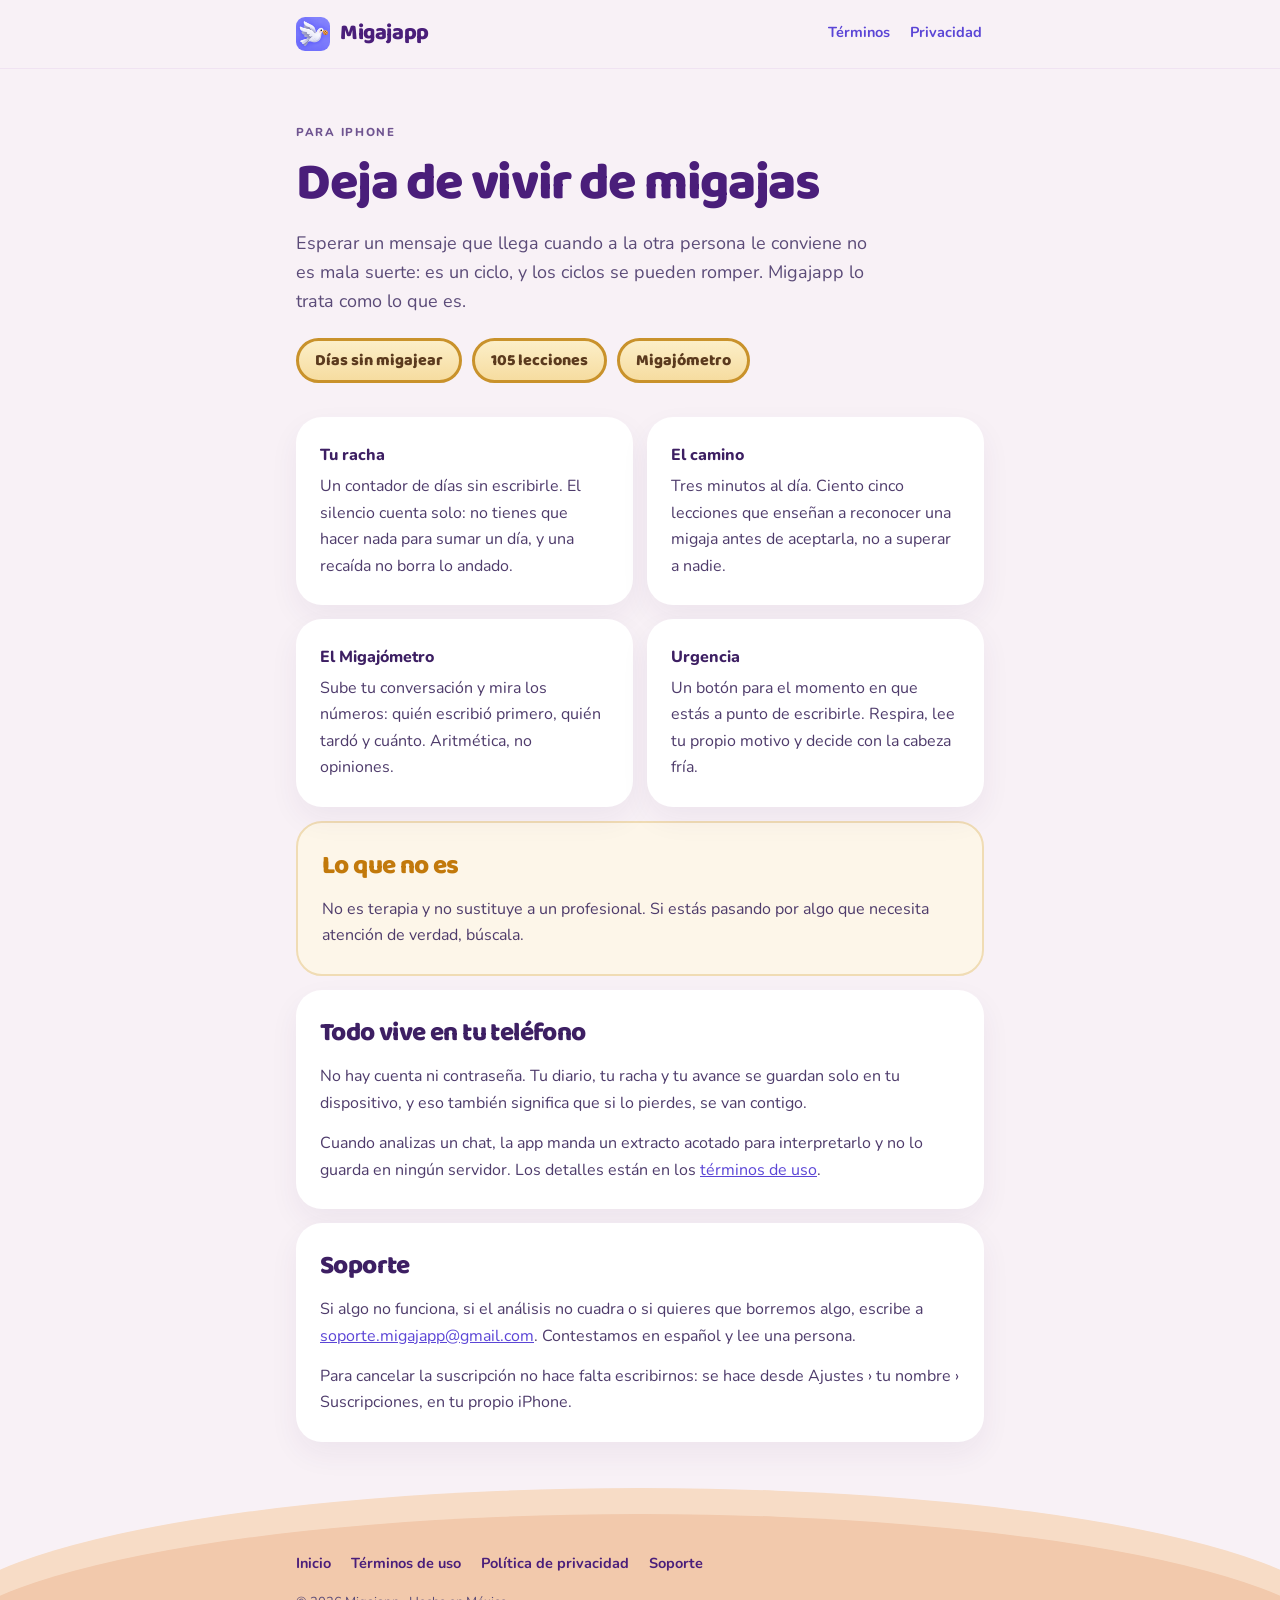
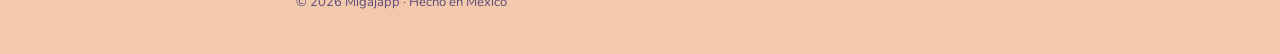
<file: index.html>
<!doctype html>
<html lang="es-MX">
<head>
<meta charset="utf-8">
<meta name="viewport" content="width=device-width, initial-scale=1">
<title>Migajapp · Deja de vivir de migajas</title>
<meta name="description" content="Migajapp trata el migajeo como lo que es: un ciclo que se repite. Contador de días, lecciones diarias y un análisis forense de tu conversación.">
<link rel="icon" href="icon.png">
<link rel="preconnect" href="https://fonts.googleapis.com">
<link rel="preconnect" href="https://fonts.gstatic.com" crossorigin>
<link href="https://fonts.googleapis.com/css2?family=Baloo+2:wght@700;800&family=Nunito:wght@400;600;700;800&display=swap" rel="stylesheet">
<link rel="stylesheet" href="styles.css">
</head>
<body>

<nav class="nav">
  <div class="wrap">
    <a class="brand" href="index.html">
      <img src="icon.png" alt="">
      <span>Migajapp</span>
    </a>
    <a class="link" href="terminos.html">Términos</a>
    <a class="link" href="privacidad.html">Privacidad</a>
  </div>
</nav>

<main class="wrap">

  <header class="hero">
    <p class="eyebrow">Para iPhone</p>
    <h1>Deja de vivir de migajas</h1>
    <p class="lead">
      Esperar un mensaje que llega cuando a la otra persona le conviene no es
      mala suerte: es un ciclo, y los ciclos se pueden romper. Migajapp lo trata
      como lo que es.
    </p>
    <div class="pills">
      <span class="pill">Días sin migajear</span>
      <span class="pill">105 lecciones</span>
      <span class="pill">Migajómetro</span>
    </div>
  </header>

  <div class="features">
    <section class="card">
      <h3>Tu racha</h3>
      <p>
        Un contador de días sin escribirle. El silencio cuenta solo: no tienes
        que hacer nada para sumar un día, y una recaída no borra lo andado.
      </p>
    </section>

    <section class="card">
      <h3>El camino</h3>
      <p>
        Tres minutos al día. Ciento cinco lecciones que enseñan a reconocer una
        migaja antes de aceptarla, no a superar a nadie.
      </p>
    </section>

    <section class="card">
      <h3>El Migajómetro</h3>
      <p>
        Sube tu conversación y mira los números: quién escribió primero, quién
        tardó y cuánto. Aritmética, no opiniones.
      </p>
    </section>

    <section class="card">
      <h3>Urgencia</h3>
      <p>
        Un botón para el momento en que estás a punto de escribirle. Respira,
        lee tu propio motivo y decide con la cabeza fría.
      </p>
    </section>
  </div>

  <section class="card gold">
    <h2>Lo que no es</h2>
    <p>
      No es terapia y no sustituye a un profesional. Si estás pasando por algo
      que necesita atención de verdad, búscala.
    </p>
  </section>

  <section class="card">
    <h2>Todo vive en tu teléfono</h2>
    <p>
      No hay cuenta ni contraseña. Tu diario, tu racha y tu avance se guardan
      solo en tu dispositivo, y eso también significa que si lo pierdes, se van
      contigo.
    </p>
    <p>
      Cuando analizas un chat, la app manda un extracto acotado para
      interpretarlo y no lo guarda en ningún servidor. Los detalles están en los
      <a href="terminos.html#tu-contenido">términos de uso</a>.
    </p>
  </section>

  <!--
    Apple espera encontrar una forma de contacto en la URL de soporte que se
    declara en App Store Connect, y esta es esa URL. Va como sección propia y
    con el correo en el cuerpo, no escondido en el pie: una revisión que no lo
    encuentra devuelve la app con una pregunta.
  -->
  <section class="card" id="soporte">
    <h2>Soporte</h2>
    <p>
      Si algo no funciona, si el análisis no cuadra o si quieres que borremos
      algo, escribe a
      <a href="mailto:soporte.migajapp@gmail.com">soporte.migajapp@gmail.com</a>.
      Contestamos en español y lee una persona.
    </p>
    <p>
      Para cancelar la suscripción no hace falta escribirnos: se hace desde
      Ajustes &rsaquo; tu nombre &rsaquo; Suscripciones, en tu propio iPhone.
    </p>
  </section>

</main>

<footer class="footer">
  <div class="wrap">
    <a href="index.html">Inicio</a>
    <a href="terminos.html">Términos de uso</a>
    <a href="privacidad.html">Política de privacidad</a>
    <a href="mailto:soporte.migajapp@gmail.com">Soporte</a>
    <p class="copy">© 2026 Migajapp · Hecho en México</p>
  </div>
</footer>

</body>
</html>
</file>
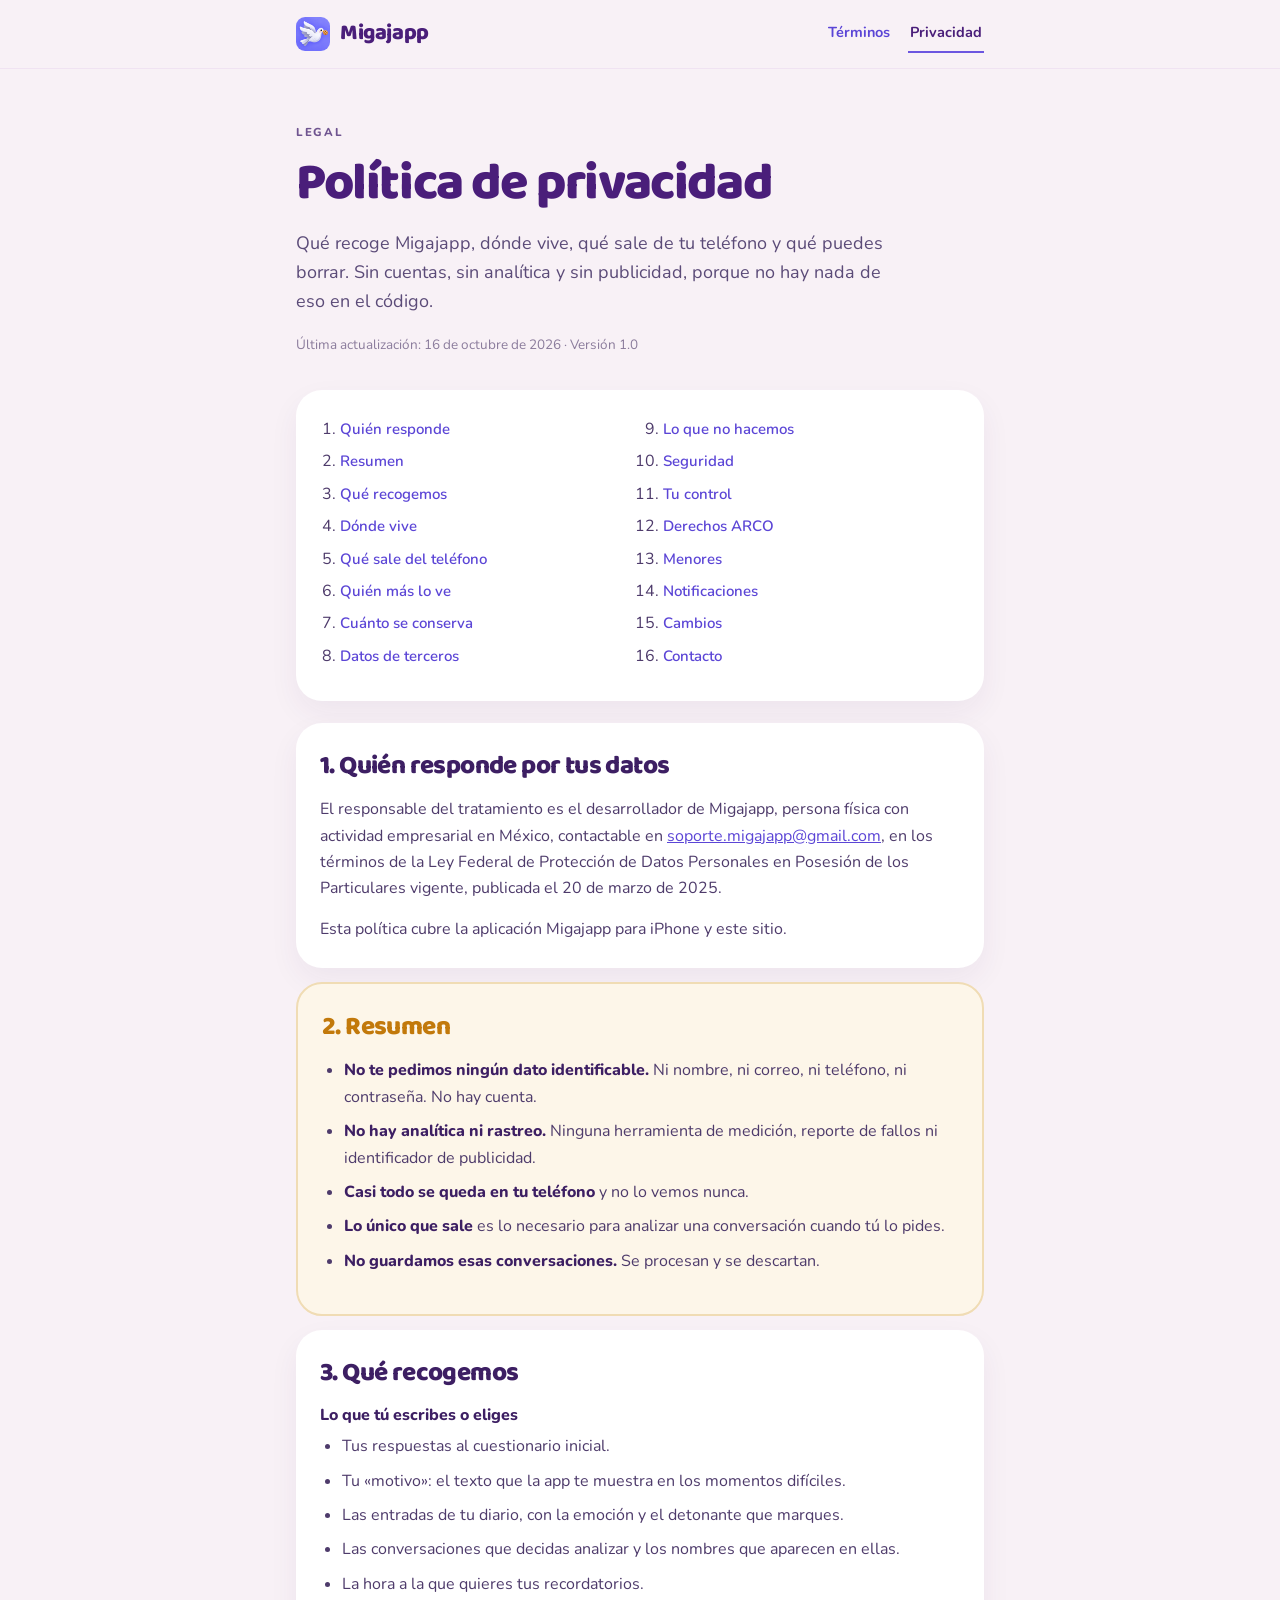
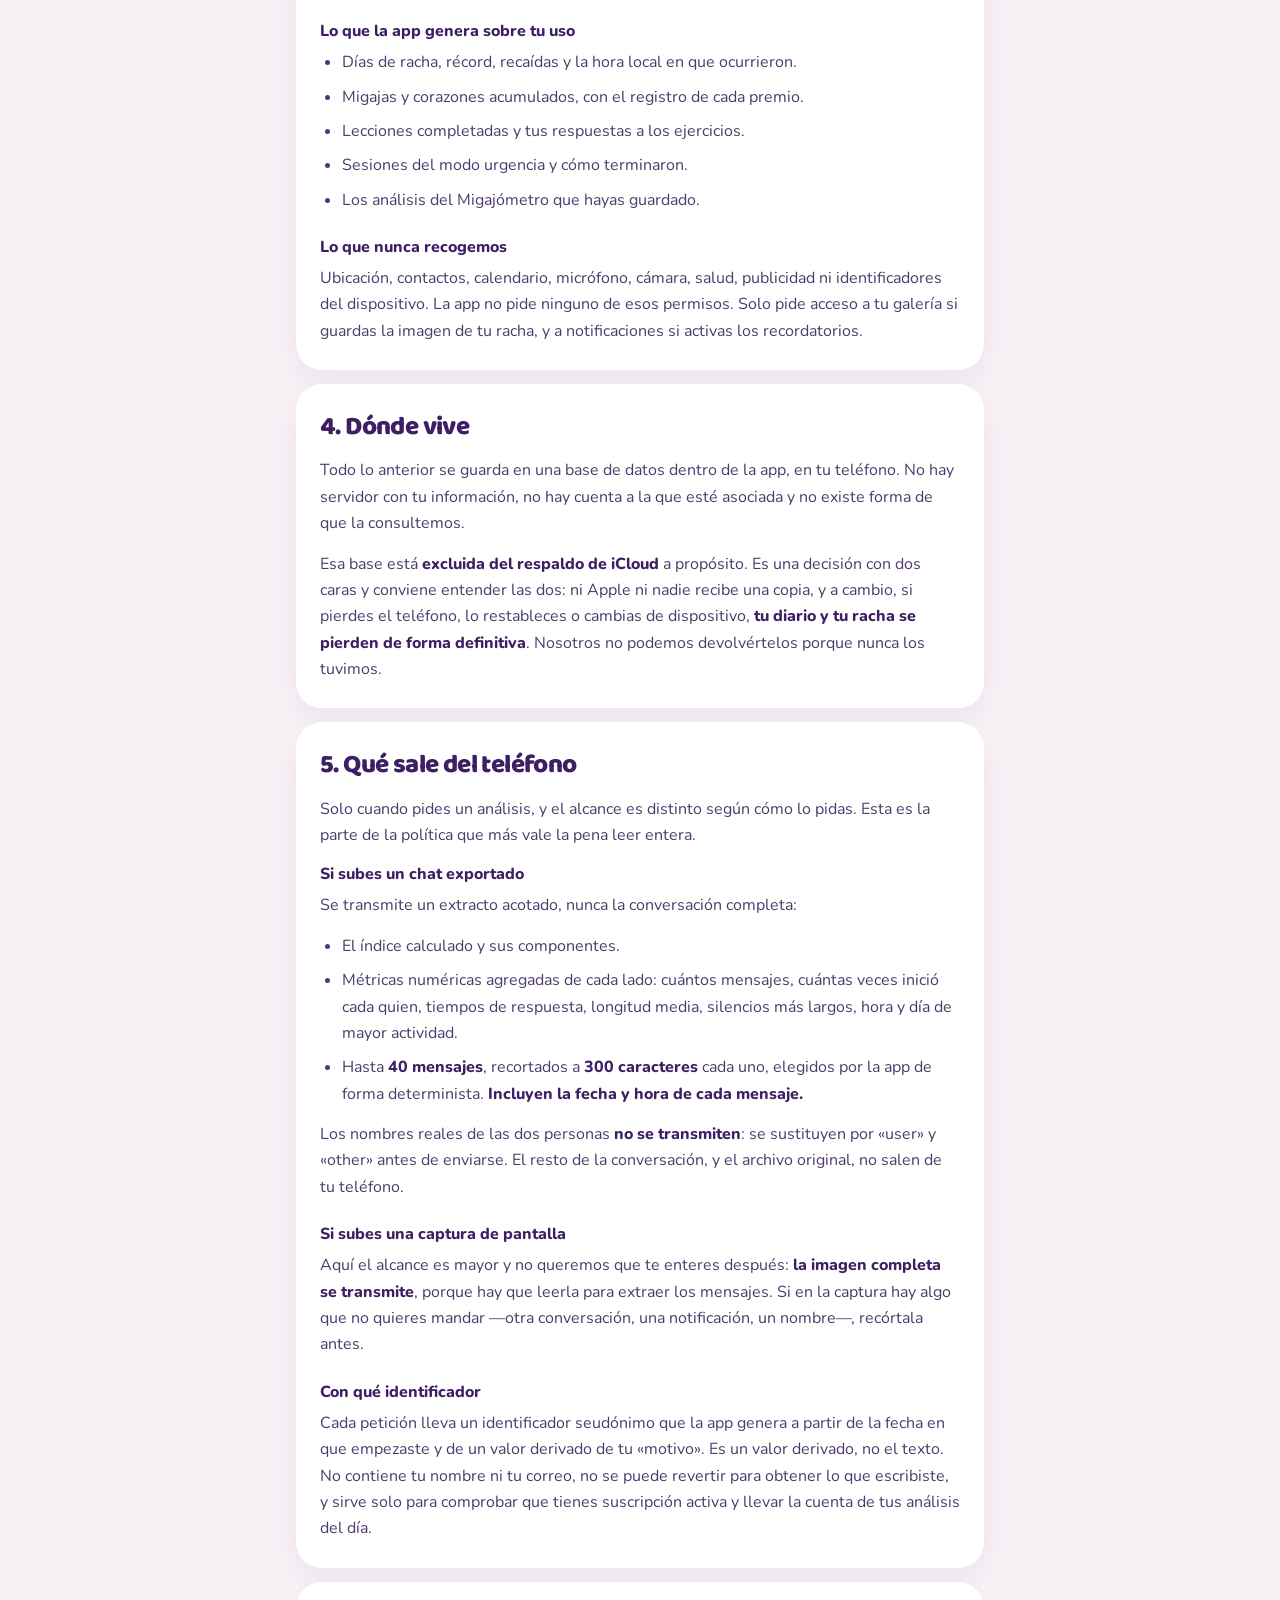
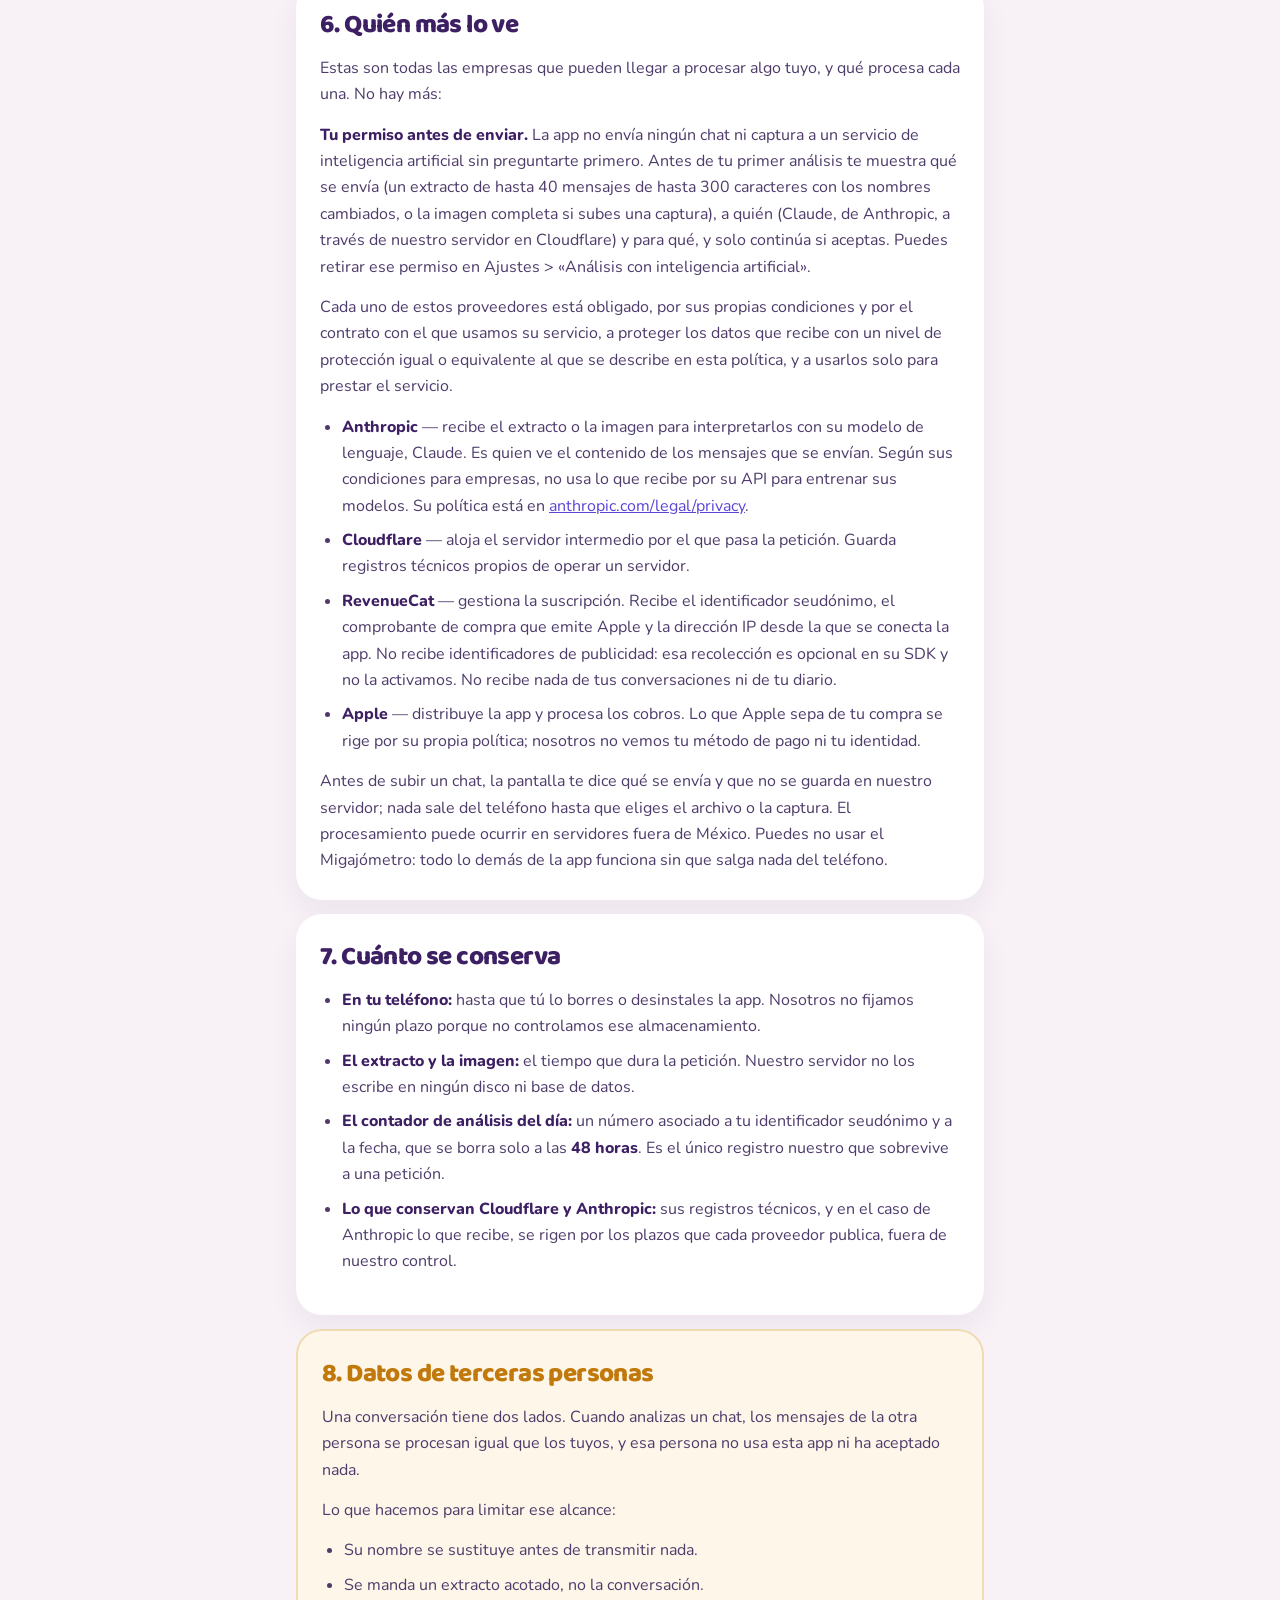
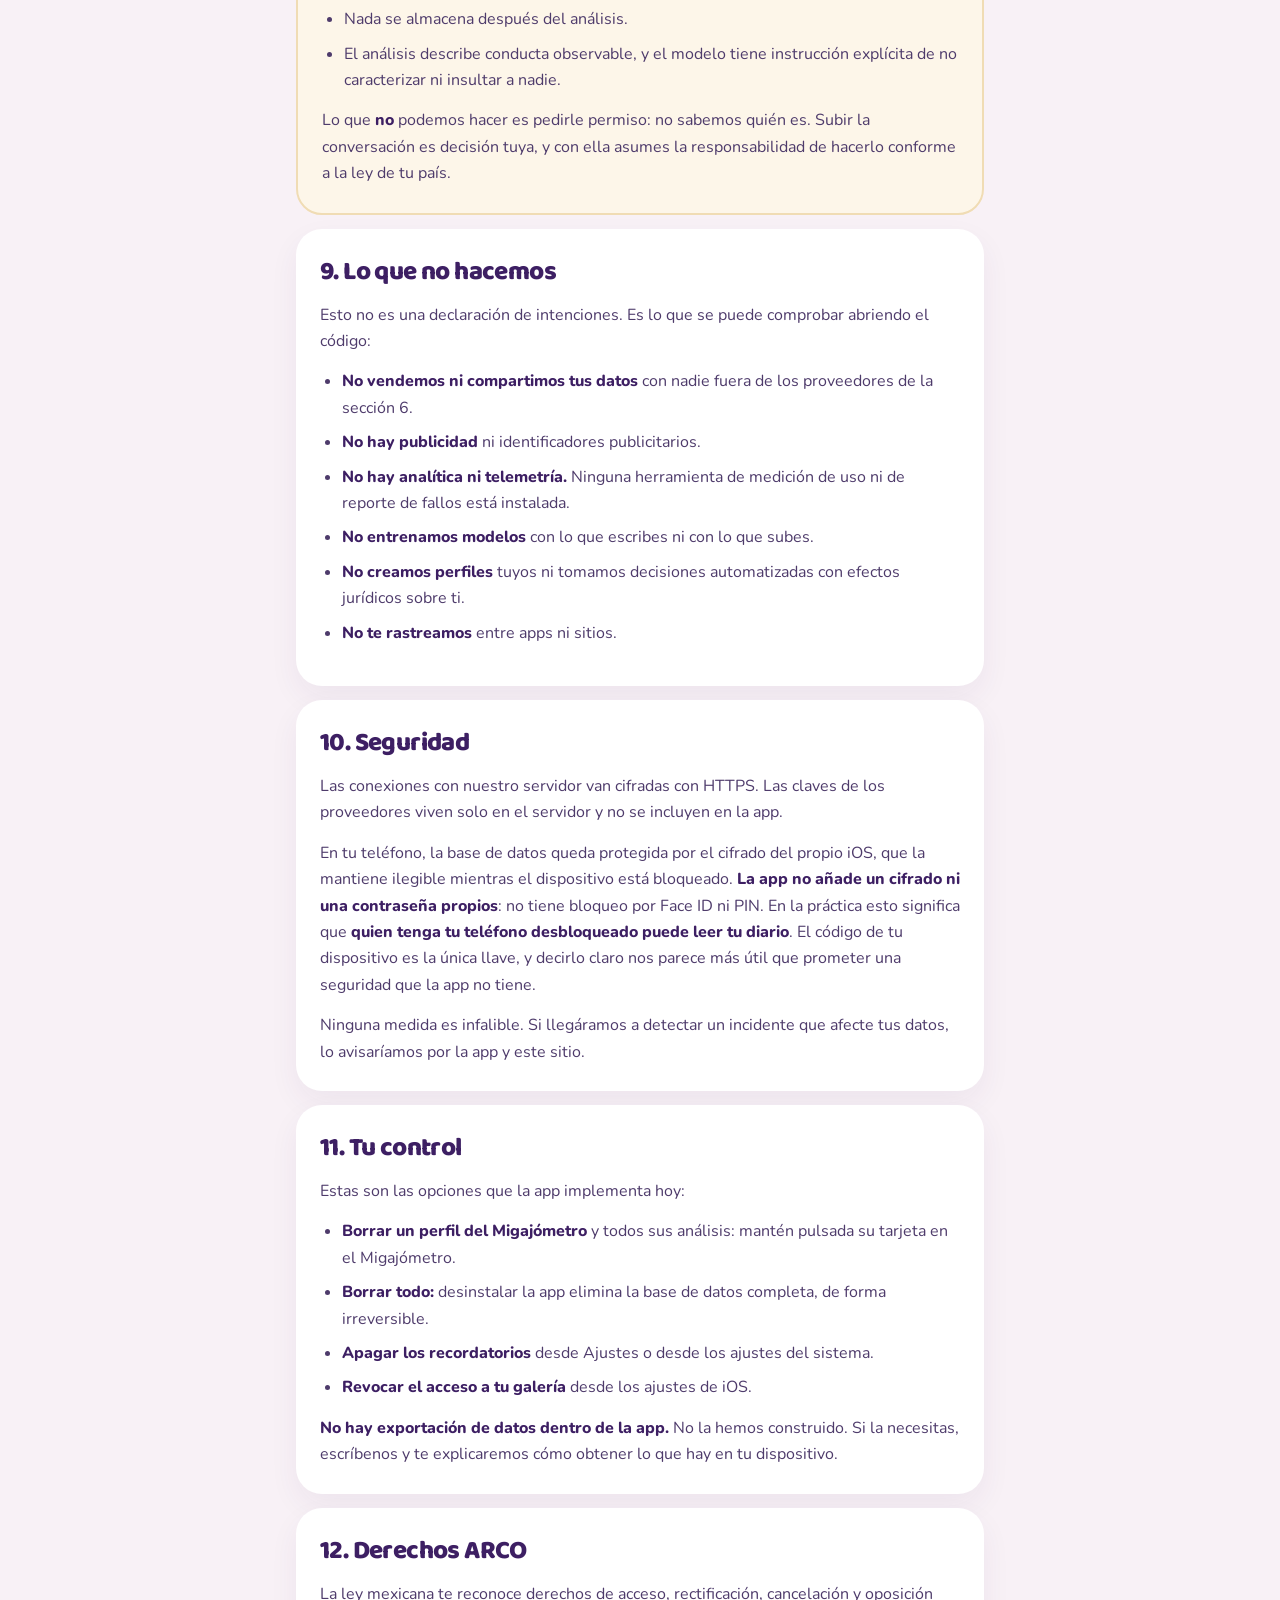
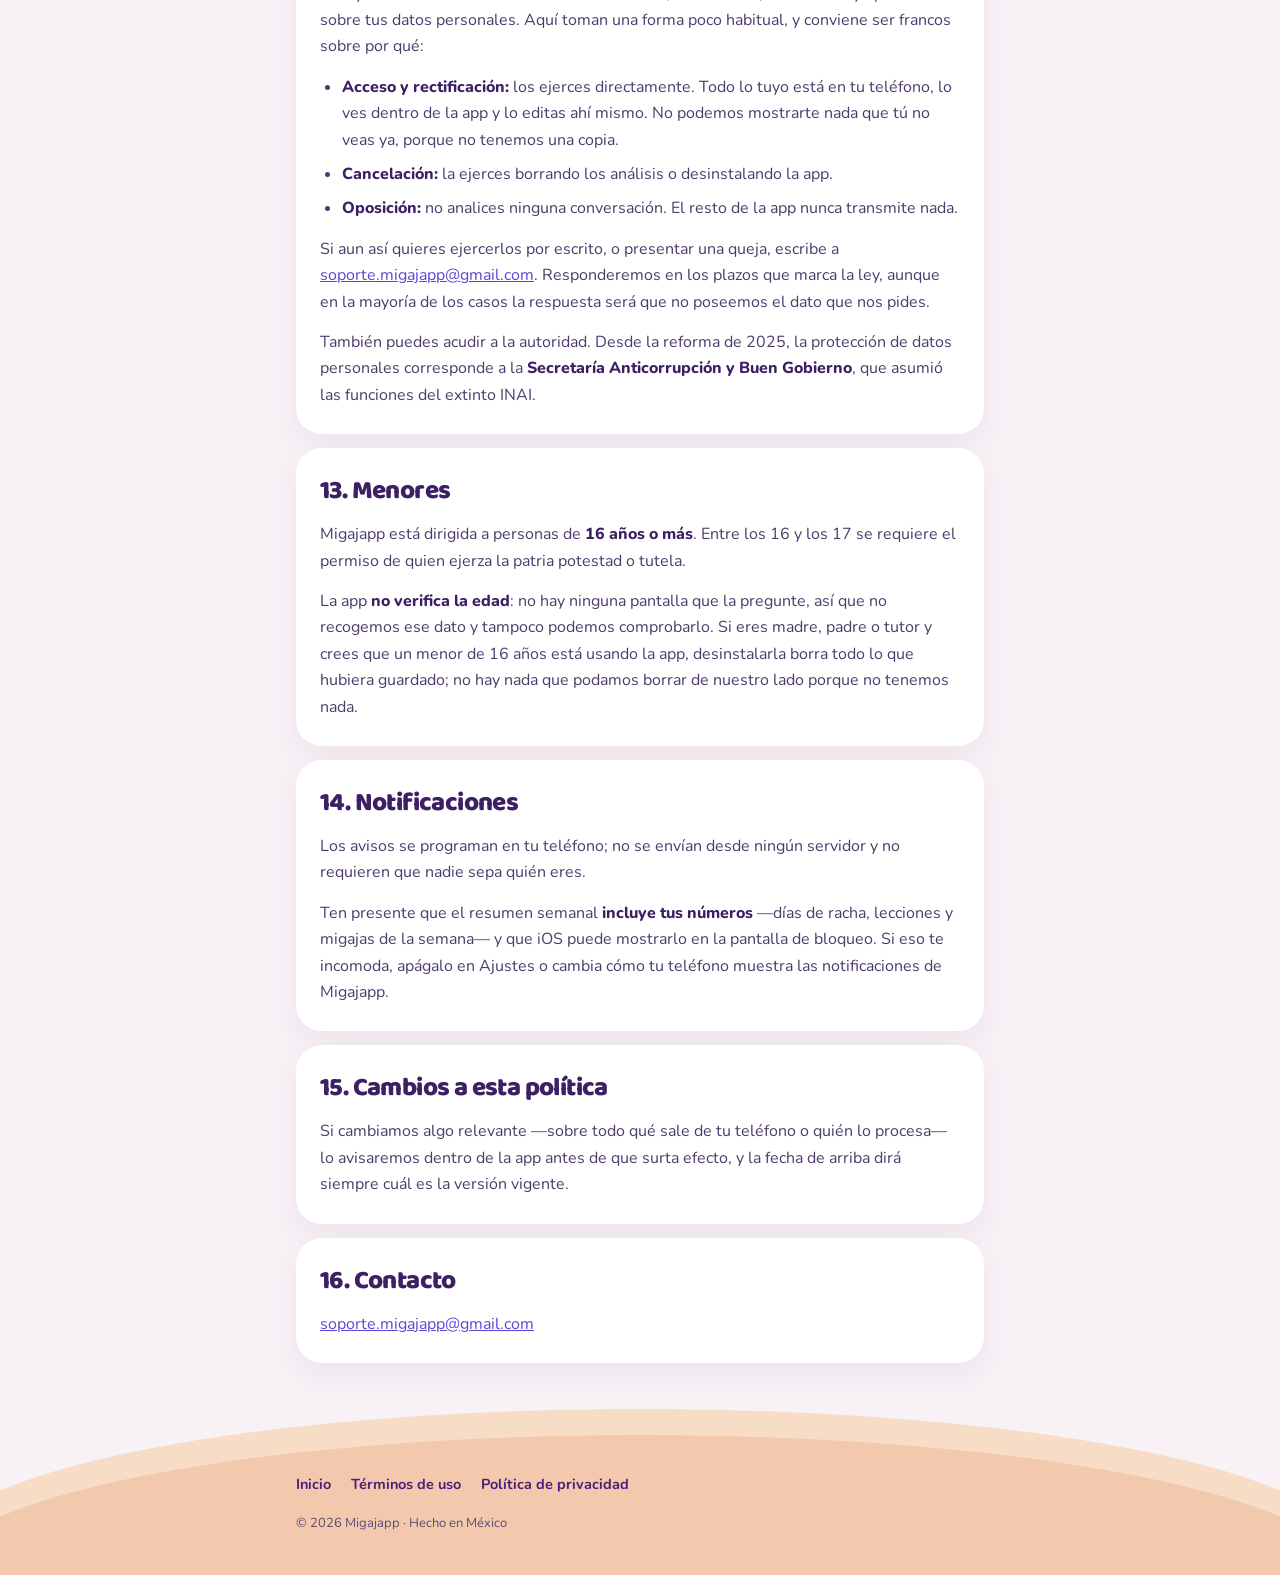
<file: privacidad.html>
<!doctype html>
<html lang="es-MX">
<head>
<meta charset="utf-8">
<meta name="viewport" content="width=device-width, initial-scale=1">
<title>Política de privacidad · Migajapp</title>
<meta name="description" content="Qué datos recoge Migajapp, dónde viven, qué sale del teléfono y qué puedes borrar.">
<link rel="icon" href="icon.png">
<link rel="preconnect" href="https://fonts.googleapis.com">
<link rel="preconnect" href="https://fonts.gstatic.com" crossorigin>
<link href="https://fonts.googleapis.com/css2?family=Baloo+2:wght@700;800&family=Nunito:wght@400;600;700;800&display=swap" rel="stylesheet">
<link rel="stylesheet" href="styles.css">
</head>
<body>

<nav class="nav">
  <div class="wrap">
    <a class="brand" href="index.html">
      <img src="icon.png" alt="">
      <span>Migajapp</span>
    </a>
    <a class="link" href="terminos.html">Términos</a>
    <a class="link" href="privacidad.html" aria-current="page">Privacidad</a>
  </div>
</nav>

<main class="wrap">

  <header class="hero">
    <p class="eyebrow">Legal</p>
    <h1>Política de privacidad</h1>
    <p class="lead">
      Qué recoge Migajapp, dónde vive, qué sale de tu teléfono y qué puedes
      borrar. Sin cuentas, sin analítica y sin publicidad, porque no hay nada
      de eso en el código.
    </p>
    <p class="updated">
      Última actualización: 16 de octubre de 2026 ·
      Versión 1.0
    </p>
  </header>

  <nav class="card toc" aria-label="Índice">
    <ol>
      <li><a href="#responsable">Quién responde</a></li>
      <li><a href="#resumen">Resumen</a></li>
      <li><a href="#que-recogemos">Qué recogemos</a></li>
      <li><a href="#donde-vive">Dónde vive</a></li>
      <li><a href="#que-sale">Qué sale del teléfono</a></li>
      <li><a href="#terceros">Quién más lo ve</a></li>
      <li><a href="#retencion">Cuánto se conserva</a></li>
      <li><a href="#terceras-personas">Datos de terceros</a></li>
      <li><a href="#no-hacemos">Lo que no hacemos</a></li>
      <li><a href="#seguridad">Seguridad</a></li>
      <li><a href="#control">Tu control</a></li>
      <li><a href="#derechos">Derechos ARCO</a></li>
      <li><a href="#menores">Menores</a></li>
      <li><a href="#notificaciones">Notificaciones</a></li>
      <li><a href="#cambios">Cambios</a></li>
      <li><a href="#contacto">Contacto</a></li>
    </ol>
  </nav>

  <section class="card">
    <h2 id="responsable">1. Quién responde por tus datos</h2>
    <p>
      El responsable del tratamiento es el desarrollador de Migajapp, persona
      física con actividad empresarial en México, contactable en <a href="mailto:soporte.migajapp@gmail.com">soporte.migajapp@gmail.com</a>, en los
      términos de la Ley Federal de Protección de Datos Personales en Posesión
      de los Particulares vigente, publicada el 20 de marzo de 2025.
    </p>
    <p>
      Esta política cubre la aplicación Migajapp para iPhone y este sitio.
    </p>
  </section>

  <section class="card gold">
    <h2 id="resumen">2. Resumen</h2>
    <ul>
      <li><strong>No te pedimos ningún dato identificable.</strong> Ni nombre, ni correo, ni teléfono, ni contraseña. No hay cuenta.</li>
      <li><strong>No hay analítica ni rastreo.</strong> Ninguna herramienta de medición, reporte de fallos ni identificador de publicidad.</li>
      <li><strong>Casi todo se queda en tu teléfono</strong> y no lo vemos nunca.</li>
      <li><strong>Lo único que sale</strong> es lo necesario para analizar una conversación cuando tú lo pides.</li>
      <li><strong>No guardamos esas conversaciones.</strong> Se procesan y se descartan.</li>
    </ul>
  </section>

  <section class="card">
    <h2 id="que-recogemos">3. Qué recogemos</h2>
    <h3>Lo que tú escribes o eliges</h3>
    <ul>
      <li>Tus respuestas al cuestionario inicial.</li>
      <li>Tu «motivo»: el texto que la app te muestra en los momentos difíciles.</li>
      <li>Las entradas de tu diario, con la emoción y el detonante que marques.</li>
      <li>Las conversaciones que decidas analizar y los nombres que aparecen en ellas.</li>
      <li>La hora a la que quieres tus recordatorios.</li>
    </ul>
    <h3>Lo que la app genera sobre tu uso</h3>
    <ul>
      <li>Días de racha, récord, recaídas y la hora local en que ocurrieron.</li>
      <li>Migajas y corazones acumulados, con el registro de cada premio.</li>
      <li>Lecciones completadas y tus respuestas a los ejercicios.</li>
      <li>Sesiones del modo urgencia y cómo terminaron.</li>
      <li>Los análisis del Migajómetro que hayas guardado.</li>
    </ul>
    <h3>Lo que nunca recogemos</h3>
    <p>
      Ubicación, contactos, calendario, micrófono, cámara, salud, publicidad ni
      identificadores del dispositivo. La app no pide ninguno de esos permisos.
      Solo pide acceso a tu galería si guardas la imagen de tu racha, y a
      notificaciones si activas los recordatorios.
    </p>
  </section>

  <section class="card">
    <h2 id="donde-vive">4. Dónde vive</h2>
    <p>
      Todo lo anterior se guarda en una base de datos dentro de la app, en tu
      teléfono. No hay servidor con tu información, no hay cuenta a la que esté
      asociada y no existe forma de que la consultemos.
    </p>
    <p>
      Esa base está <strong>excluida del respaldo de iCloud</strong> a
      propósito. Es una decisión con dos caras y conviene entender las dos: ni
      Apple ni nadie recibe una copia, y a cambio, si pierdes el teléfono, lo
      restableces o cambias de dispositivo,
      <strong>tu diario y tu racha se pierden de forma definitiva</strong>.
      Nosotros no podemos devolvértelos porque nunca los tuvimos.
    </p>
  </section>

  <section class="card">
    <h2 id="que-sale">5. Qué sale del teléfono</h2>
    <p>
      Solo cuando pides un análisis, y el alcance es distinto según cómo lo
      pidas. Esta es la parte de la política que más vale la pena leer entera.
    </p>

    <h3>Si subes un chat exportado</h3>
    <p>Se transmite un extracto acotado, nunca la conversación completa:</p>
    <ul>
      <li>El índice calculado y sus componentes.</li>
      <li>Métricas numéricas agregadas de cada lado: cuántos mensajes, cuántas veces inició cada quien, tiempos de respuesta, longitud media, silencios más largos, hora y día de mayor actividad.</li>
      <li>Hasta <strong>40 mensajes</strong>, recortados a <strong>300 caracteres</strong> cada uno, elegidos por la app de forma determinista. <strong>Incluyen la fecha y hora de cada mensaje.</strong></li>
    </ul>
    <p>
      Los nombres reales de las dos personas <strong>no se transmiten</strong>:
      se sustituyen por «user» y «other» antes de enviarse. El resto de la
      conversación, y el archivo original, no salen de tu teléfono.
    </p>

    <h3>Si subes una captura de pantalla</h3>
    <p>
      Aquí el alcance es mayor y no queremos que te enteres después:
      <strong>la imagen completa se transmite</strong>, porque hay que leerla
      para extraer los mensajes. Si en la captura hay algo que no quieres
      mandar —otra conversación, una notificación, un nombre—, recórtala antes.
    </p>

    <h3>Con qué identificador</h3>
    <p>
      Cada petición lleva un identificador seudónimo que la app genera a partir
      de la fecha en que empezaste y de un valor derivado de tu «motivo». Es un
      valor derivado, no el texto. No contiene tu nombre ni tu correo, no se
      puede revertir para obtener lo que escribiste, y sirve solo para
      comprobar que tienes suscripción activa y llevar la cuenta de tus
      análisis del día.
    </p>
  </section>

  <section class="card">
    <h2 id="terceros">6. Quién más lo ve</h2>
    <p>
      Estas son todas las empresas que pueden llegar a procesar algo tuyo, y
      qué procesa cada una. No hay más:
    </p>
    <p>
      <strong>Tu permiso antes de enviar.</strong> La app no envía ningún chat
      ni captura a un servicio de inteligencia artificial sin preguntarte
      primero. Antes de tu primer análisis te muestra qué se envía (un extracto
      de hasta 40 mensajes de hasta 300 caracteres con los nombres cambiados, o
      la imagen completa si subes una captura), a quién (Claude, de Anthropic,
      a través de nuestro servidor en Cloudflare) y para qué, y solo continúa
      si aceptas. Puedes retirar ese permiso en Ajustes &gt; «Análisis con
      inteligencia artificial».
    </p>
    <p>
      Cada uno de estos proveedores está obligado, por sus propias condiciones
      y por el contrato con el que usamos su servicio, a proteger los datos que
      recibe con un nivel de protección igual o equivalente al que se describe
      en esta política, y a usarlos solo para prestar el servicio.
    </p>
    <ul>
      <li>
        <strong>Anthropic</strong> — recibe el extracto o la imagen para
        interpretarlos con su modelo de lenguaje, Claude. Es quien ve el
        contenido de los mensajes que se envían. Según sus condiciones para
        empresas, no usa lo que recibe por su API para entrenar sus modelos.
        Su política está en
        <a href="https://www.anthropic.com/legal/privacy">anthropic.com/legal/privacy</a>.
      </li>
      <li>
        <strong>Cloudflare</strong> — aloja el servidor intermedio por el que
        pasa la petición. Guarda registros técnicos propios de operar un
        servidor.
      </li>
      <li>
        <strong>RevenueCat</strong> — gestiona la suscripción. Recibe el
        identificador seudónimo, el comprobante de compra que emite Apple y la
        dirección IP desde la que se conecta la app. No recibe identificadores
        de publicidad: esa recolección es opcional en su SDK y no la activamos.
        No recibe nada de tus conversaciones ni de tu diario.
      </li>
      <li>
        <strong>Apple</strong> — distribuye la app y procesa los cobros. Lo que
        Apple sepa de tu compra se rige por su propia política; nosotros no
        vemos tu método de pago ni tu identidad.
      </li>
    </ul>
    <p>
      Antes de subir un chat, la pantalla te dice qué se envía y que no se
      guarda en nuestro servidor; nada sale del teléfono hasta que eliges el
      archivo o la captura. El procesamiento puede ocurrir en servidores
      fuera de México.
      Puedes no usar el Migajómetro: todo lo demás de la app funciona sin
      que salga nada del teléfono.
    </p>
  </section>

  <section class="card">
    <h2 id="retencion">7. Cuánto se conserva</h2>
    <ul>
      <li>
        <strong>En tu teléfono:</strong> hasta que tú lo borres o desinstales
        la app. Nosotros no fijamos ningún plazo porque no controlamos ese
        almacenamiento.
      </li>
      <li>
        <strong>El extracto y la imagen:</strong> el tiempo que dura la
        petición. Nuestro servidor no los escribe en ningún disco ni base de
        datos.
      </li>
      <li>
        <strong>El contador de análisis del día:</strong> un número asociado a
        tu identificador seudónimo y a la fecha, que se borra solo a las
        <strong>48 horas</strong>. Es el único registro nuestro que sobrevive a
        una petición.
      </li>
      <li>
        <strong>Lo que conservan Cloudflare y Anthropic:</strong> sus registros
        técnicos, y en el caso de Anthropic lo que recibe, se rigen por los
        plazos que cada proveedor publica, fuera de nuestro control.
      </li>
    </ul>
  </section>

  <section class="card gold">
    <h2 id="terceras-personas">8. Datos de terceras personas</h2>
    <p>
      Una conversación tiene dos lados. Cuando analizas un chat, los mensajes de
      la otra persona se procesan igual que los tuyos, y esa persona no usa esta
      app ni ha aceptado nada.
    </p>
    <p>Lo que hacemos para limitar ese alcance:</p>
    <ul>
      <li>Su nombre se sustituye antes de transmitir nada.</li>
      <li>Se manda un extracto acotado, no la conversación.</li>
      <li>Nada se almacena después del análisis.</li>
      <li>El análisis describe conducta observable, y el modelo tiene instrucción explícita de no caracterizar ni insultar a nadie.</li>
    </ul>
    <p>
      Lo que <strong>no</strong> podemos hacer es pedirle permiso: no sabemos
      quién es. Subir la conversación es decisión tuya, y con ella asumes la
      responsabilidad de hacerlo conforme a la ley de tu país.
    </p>
  </section>

  <section class="card">
    <h2 id="no-hacemos">9. Lo que no hacemos</h2>
    <p>
      Esto no es una declaración de intenciones. Es lo que se puede comprobar
      abriendo el código:
    </p>
    <ul>
      <li><strong>No vendemos ni compartimos tus datos</strong> con nadie fuera de los proveedores de la sección 6.</li>
      <li><strong>No hay publicidad</strong> ni identificadores publicitarios.</li>
      <li><strong>No hay analítica ni telemetría.</strong> Ninguna herramienta de medición de uso ni de reporte de fallos está instalada.</li>
      <li><strong>No entrenamos modelos</strong> con lo que escribes ni con lo que subes.</li>
      <li><strong>No creamos perfiles</strong> tuyos ni tomamos decisiones automatizadas con efectos jurídicos sobre ti.</li>
      <li><strong>No te rastreamos</strong> entre apps ni sitios.</li>
    </ul>
  </section>

  <section class="card">
    <h2 id="seguridad">10. Seguridad</h2>
    <p>
      Las conexiones con nuestro servidor van cifradas con HTTPS. Las claves de
      los proveedores viven solo en el servidor y no se incluyen en la app.
    </p>
    <p>
      En tu teléfono, la base de datos queda protegida por el cifrado del propio
      iOS, que la mantiene ilegible mientras el dispositivo está bloqueado.
      <strong>La app no añade un cifrado ni una contraseña propios</strong>: no
      tiene bloqueo por Face ID ni PIN. En la práctica esto significa que
      <strong>quien tenga tu teléfono desbloqueado puede leer tu diario</strong>.
      El código de tu dispositivo es la única llave, y decirlo claro nos parece
      más útil que prometer una seguridad que la app no tiene.
    </p>
    <p>
      Ninguna medida es infalible. Si llegáramos a detectar un incidente que
      afecte tus datos, lo avisaríamos por la app y este sitio.
    </p>
  </section>

  <section class="card">
    <h2 id="control">11. Tu control</h2>
    <p>Estas son las opciones que la app implementa hoy:</p>
    <ul>
      <li>
        <strong>Borrar un perfil del Migajómetro</strong> y todos sus análisis:
        mantén pulsada su tarjeta en el Migajómetro.
      </li>
      <li>
        <strong>Borrar todo:</strong> desinstalar la app elimina la base de
        datos completa, de forma irreversible.
      </li>
      <li>
        <strong>Apagar los recordatorios</strong> desde Ajustes o desde los
        ajustes del sistema.
      </li>
      <li>
        <strong>Revocar el acceso a tu galería</strong> desde los ajustes de
        iOS.
      </li>
    </ul>
    <p>
      <strong>No hay exportación de datos dentro de la app.</strong> No la
      hemos construido. Si la necesitas, escríbenos y te explicaremos cómo
      obtener lo que hay en tu dispositivo.
    </p>
  </section>

  <section class="card">
    <h2 id="derechos">12. Derechos ARCO</h2>
    <p>
      La ley mexicana te reconoce derechos de acceso, rectificación,
      cancelación y oposición sobre tus datos personales. Aquí toman una forma
      poco habitual, y conviene ser francos sobre por qué:
    </p>
    <ul>
      <li>
        <strong>Acceso y rectificación:</strong> los ejerces directamente. Todo
        lo tuyo está en tu teléfono, lo ves dentro de la app y lo editas ahí
        mismo. No podemos mostrarte nada que tú no veas ya, porque no tenemos
        una copia.
      </li>
      <li>
        <strong>Cancelación:</strong> la ejerces borrando los análisis o
        desinstalando la app.
      </li>
      <li>
        <strong>Oposición:</strong> no analices ninguna conversación. El resto
        de la app nunca transmite nada.
      </li>
    </ul>
    <p>
      Si aun así quieres ejercerlos por escrito, o presentar una queja, escribe
      a <a href="mailto:soporte.migajapp@gmail.com">soporte.migajapp@gmail.com</a>.
      Responderemos en los plazos que marca la ley, aunque en la mayoría de los
      casos la respuesta será que no poseemos el dato que nos pides.
    </p>
    <p>
      También puedes acudir a la autoridad. Desde la reforma de 2025, la
      protección de datos personales corresponde a la
      <strong>Secretaría Anticorrupción y Buen Gobierno</strong>, que asumió las
      funciones del extinto INAI.
    </p>
  </section>

  <section class="card">
    <h2 id="menores">13. Menores</h2>
    <p>
      Migajapp está dirigida a personas de <strong>16 años o más</strong>. Entre
      los 16 y los 17 se requiere el permiso de quien ejerza la patria potestad
      o tutela.
    </p>
    <p>
      La app <strong>no verifica la edad</strong>: no hay ninguna pantalla que
      la pregunte, así que no recogemos ese dato y tampoco podemos comprobarlo.
      Si eres madre, padre o tutor y crees que un menor de 16 años está usando
      la app, desinstalarla borra todo lo que hubiera guardado; no hay nada que
      podamos borrar de nuestro lado porque no tenemos nada.
    </p>
  </section>

  <section class="card">
    <h2 id="notificaciones">14. Notificaciones</h2>
    <p>
      Los avisos se programan en tu teléfono; no se envían desde ningún
      servidor y no requieren que nadie sepa quién eres.
    </p>
    <p>
      Ten presente que el resumen semanal
      <strong>incluye tus números</strong> —días de racha, lecciones y migajas
      de la semana— y que iOS puede mostrarlo en la pantalla de bloqueo. Si eso
      te incomoda, apágalo en Ajustes o cambia cómo tu teléfono muestra las
      notificaciones de Migajapp.
    </p>
  </section>

  <section class="card">
    <h2 id="cambios">15. Cambios a esta política</h2>
    <p>
      Si cambiamos algo relevante —sobre todo qué sale de tu teléfono o quién lo
      procesa— lo avisaremos dentro de la app antes de que surta efecto, y la
      fecha de arriba dirá siempre cuál es la versión vigente.
    </p>
  </section>

  <section class="card">
    <h2 id="contacto">16. Contacto</h2>
    <p>
      <a href="mailto:soporte.migajapp@gmail.com">soporte.migajapp@gmail.com</a>
    </p>
  </section>

</main>

<footer class="footer">
  <div class="wrap">
    <a href="index.html">Inicio</a>
    <a href="terminos.html">Términos de uso</a>
    <a href="privacidad.html">Política de privacidad</a>
    <p class="copy">© 2026 Migajapp · Hecho en México</p>
  </div>
</footer>

</body>
</html>
</file>
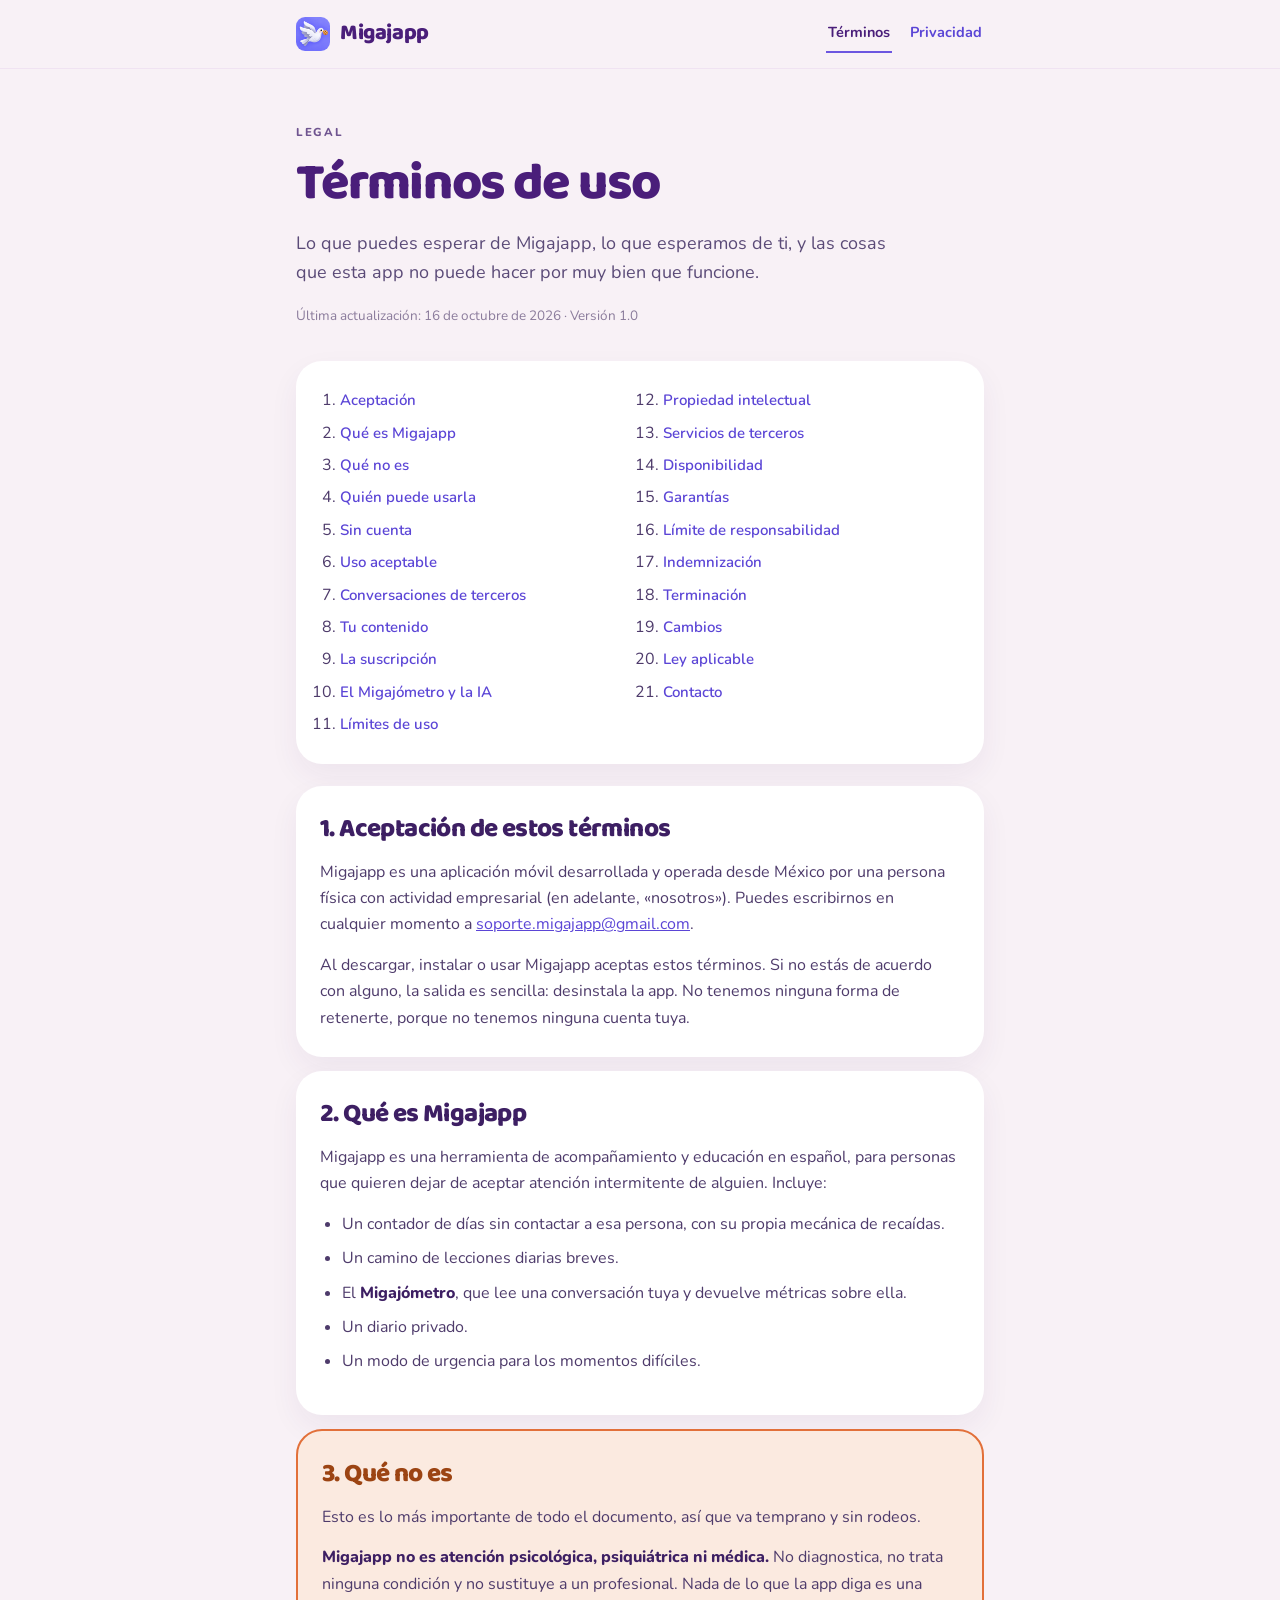
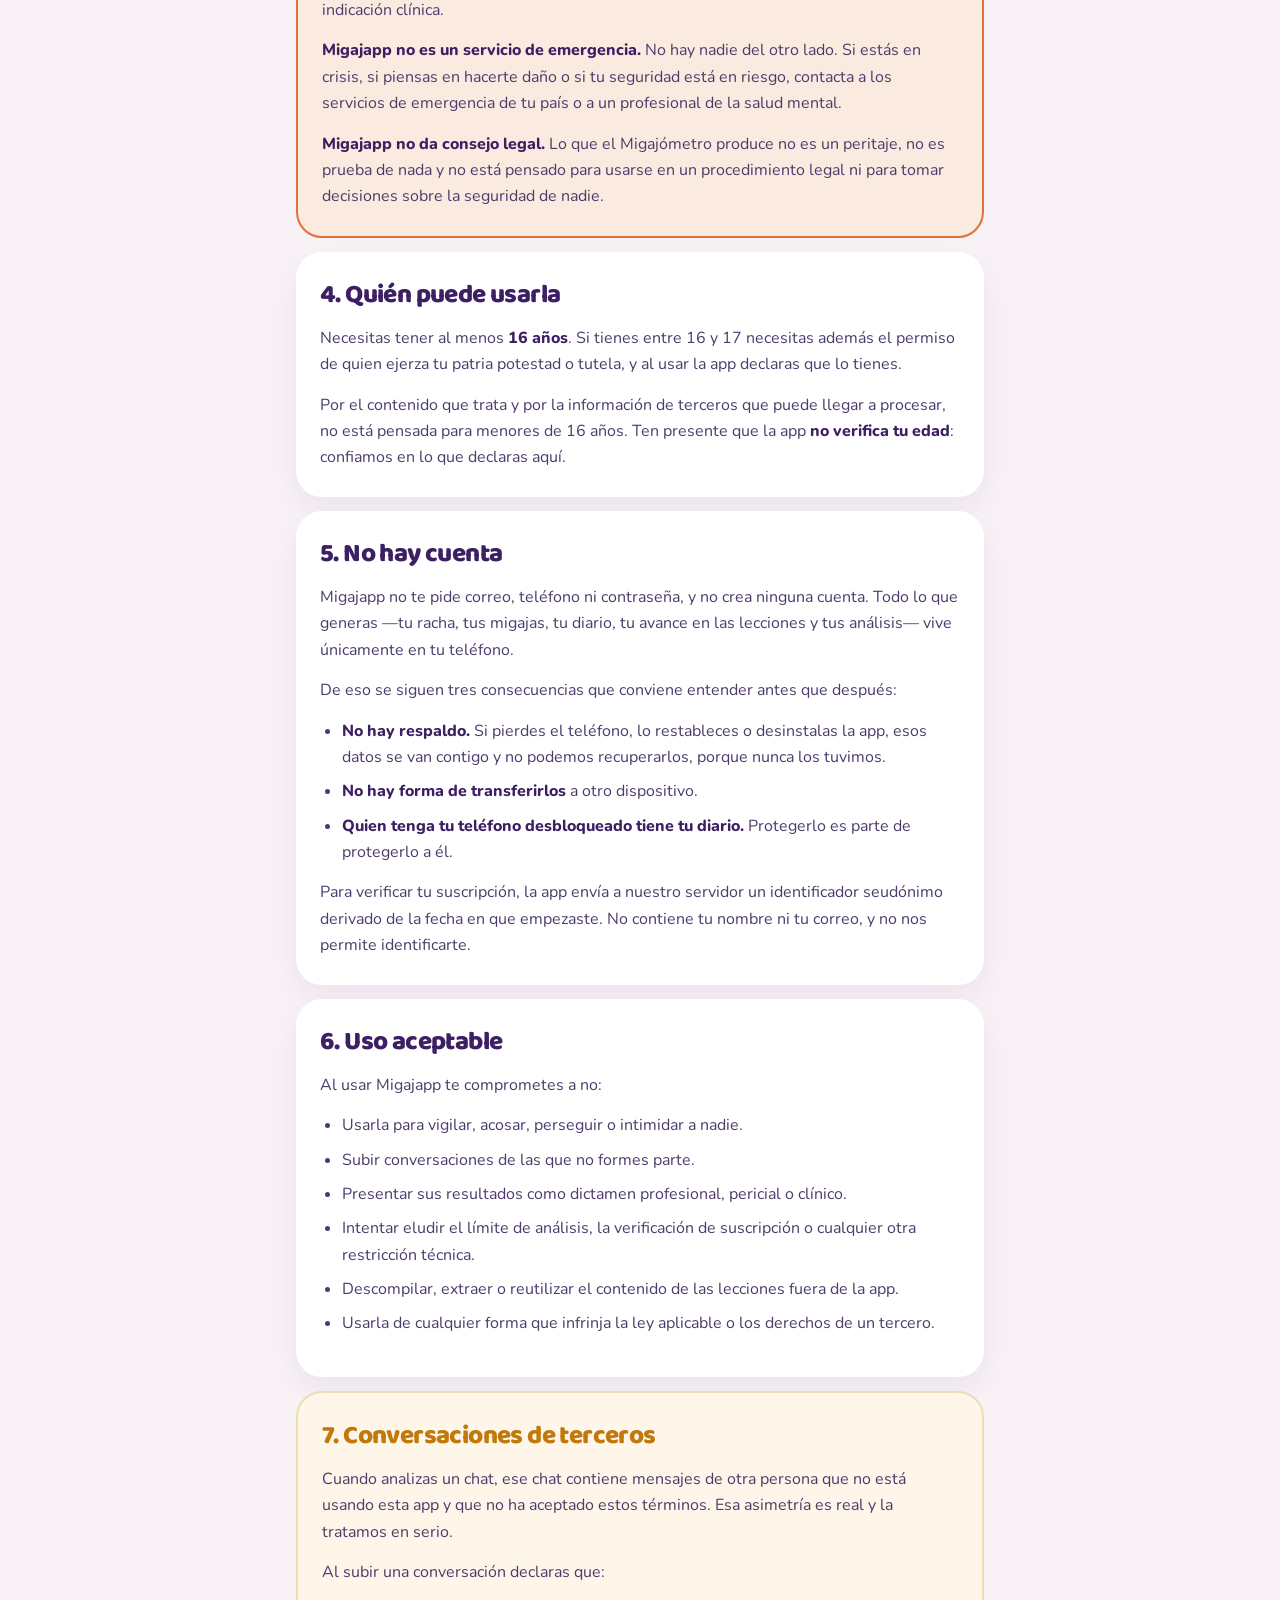
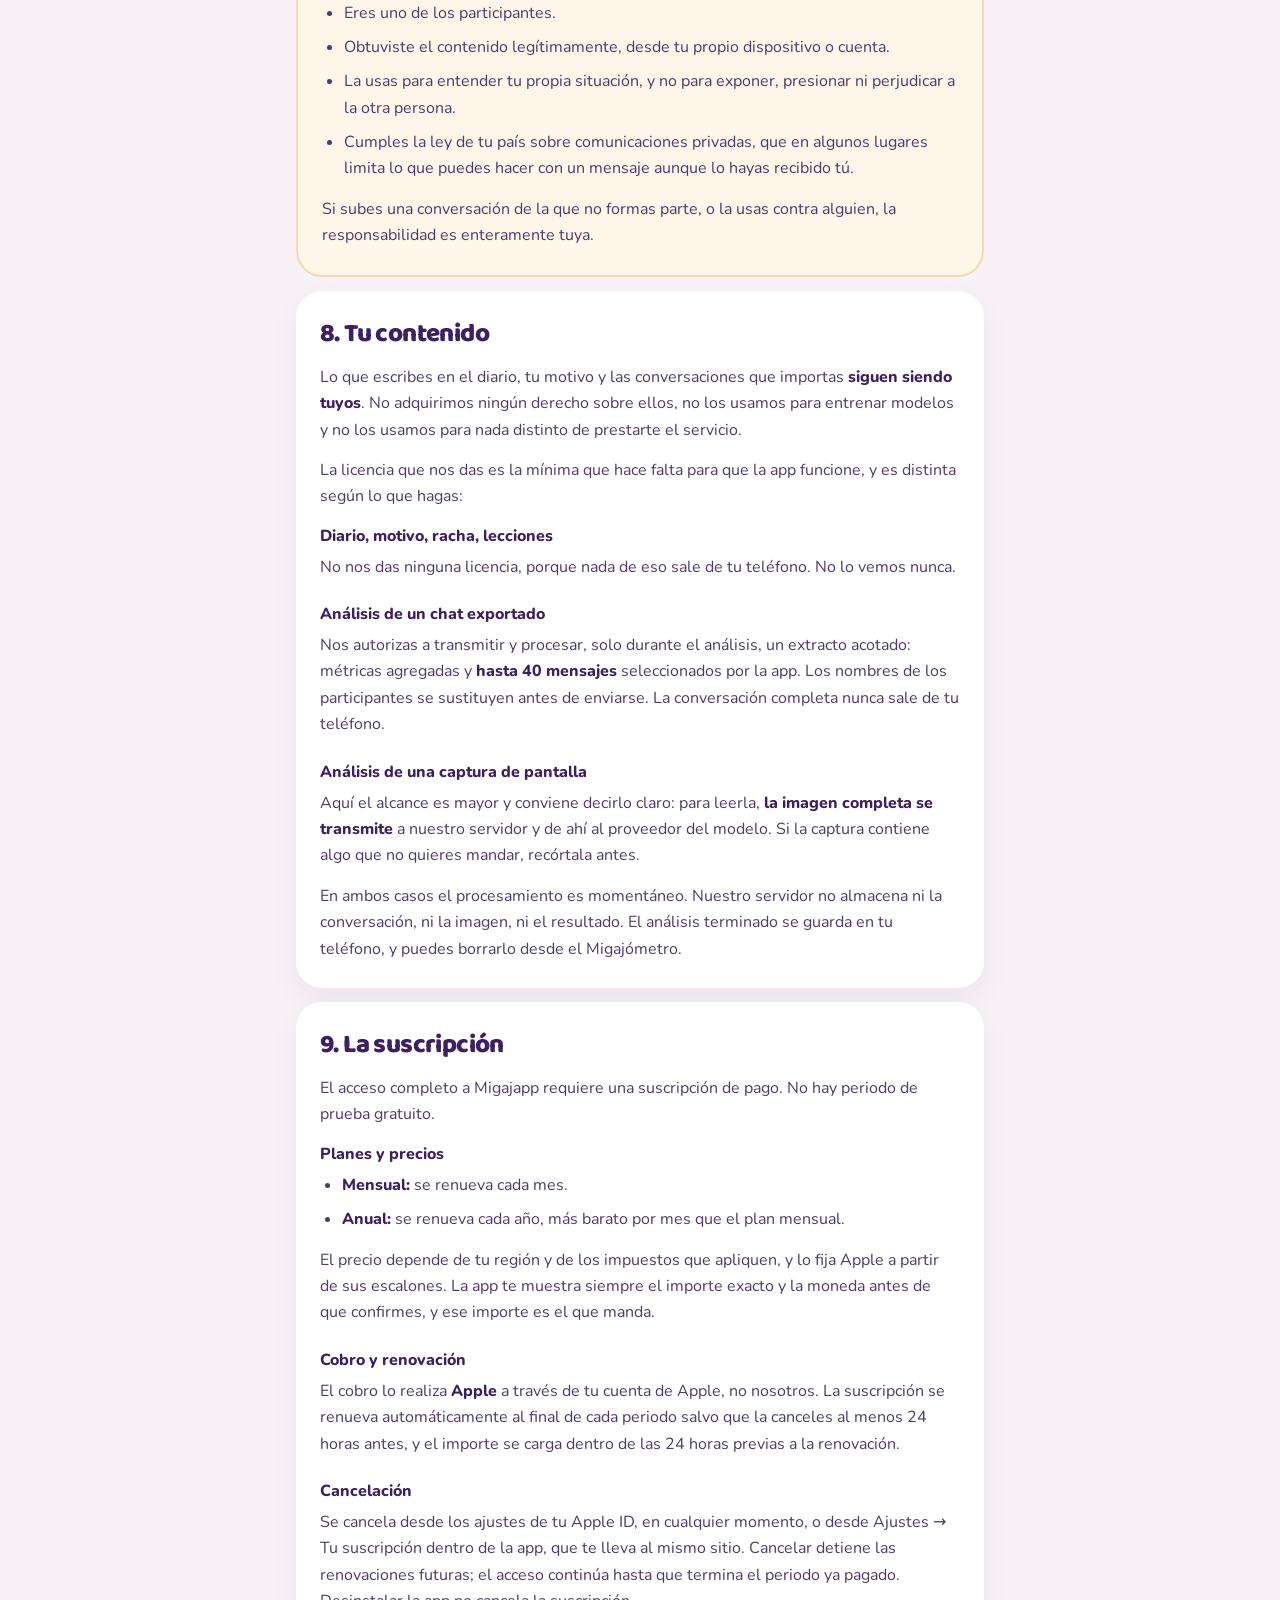
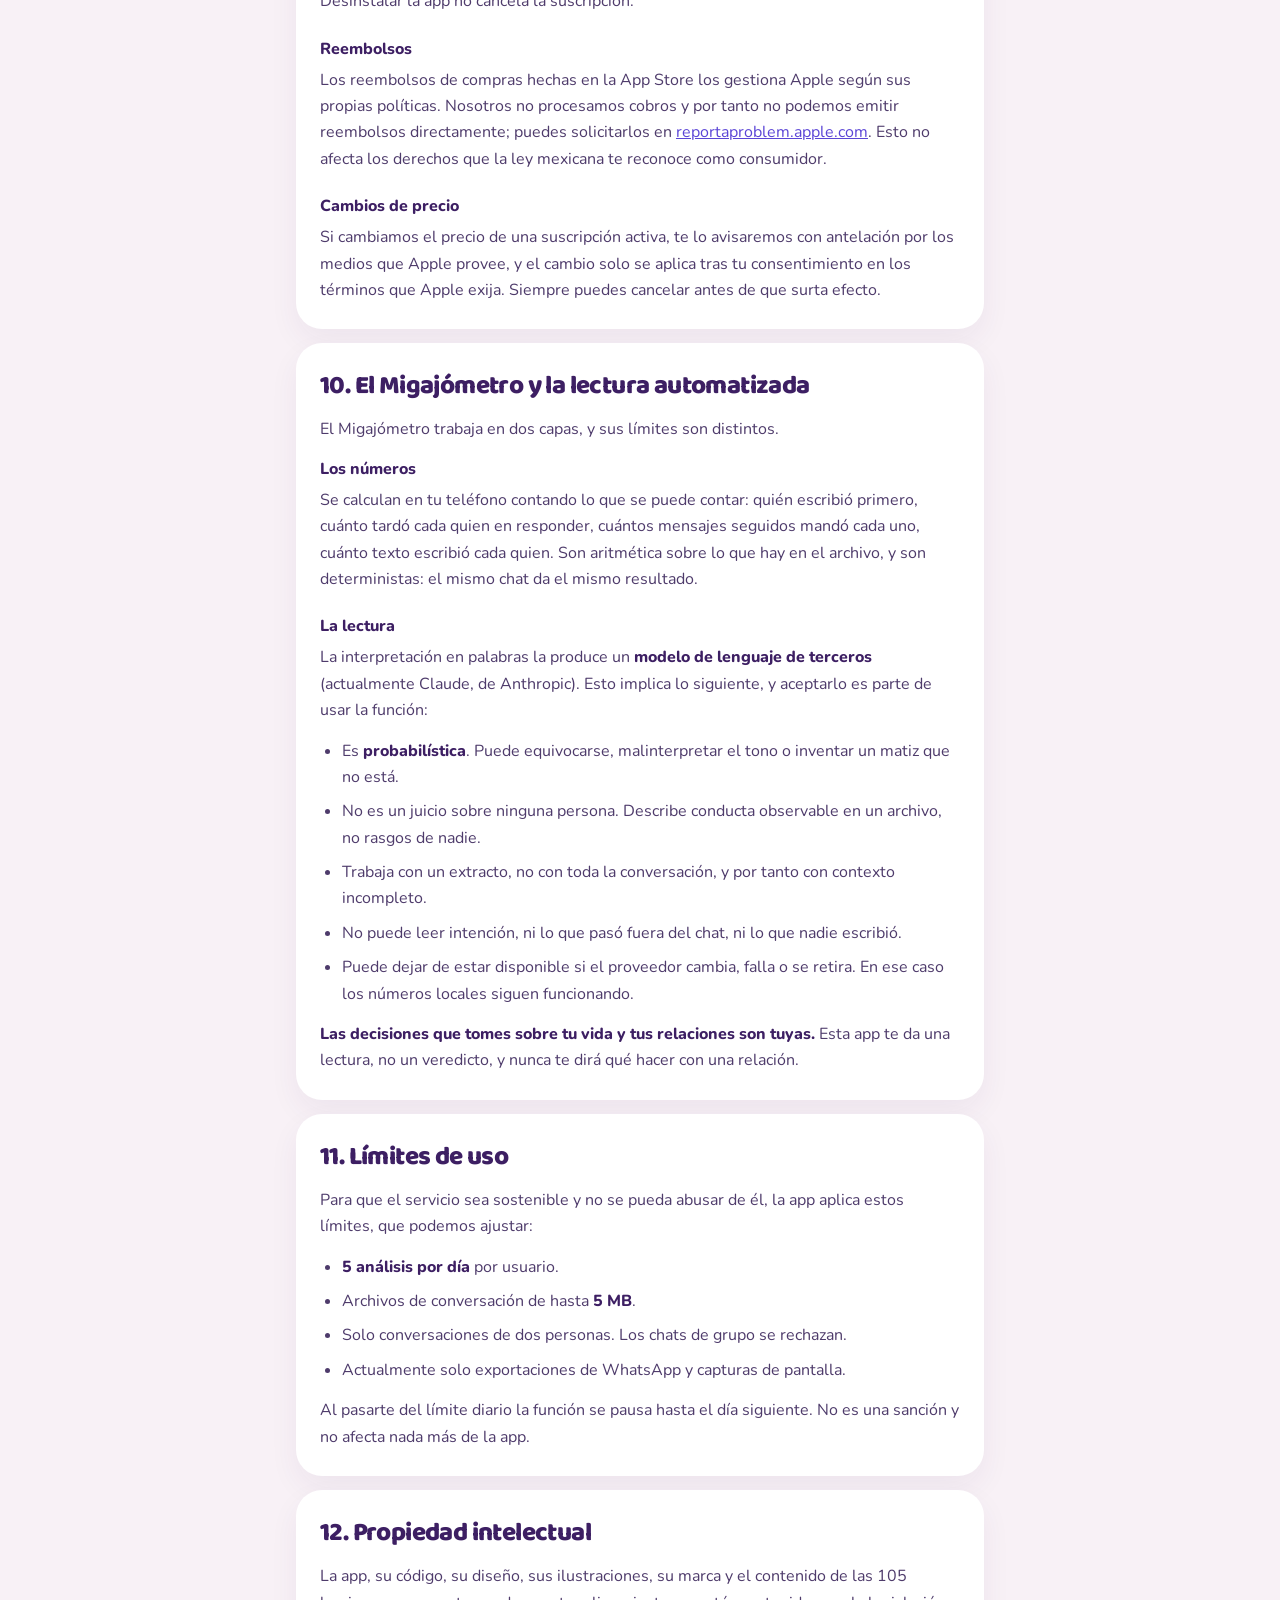
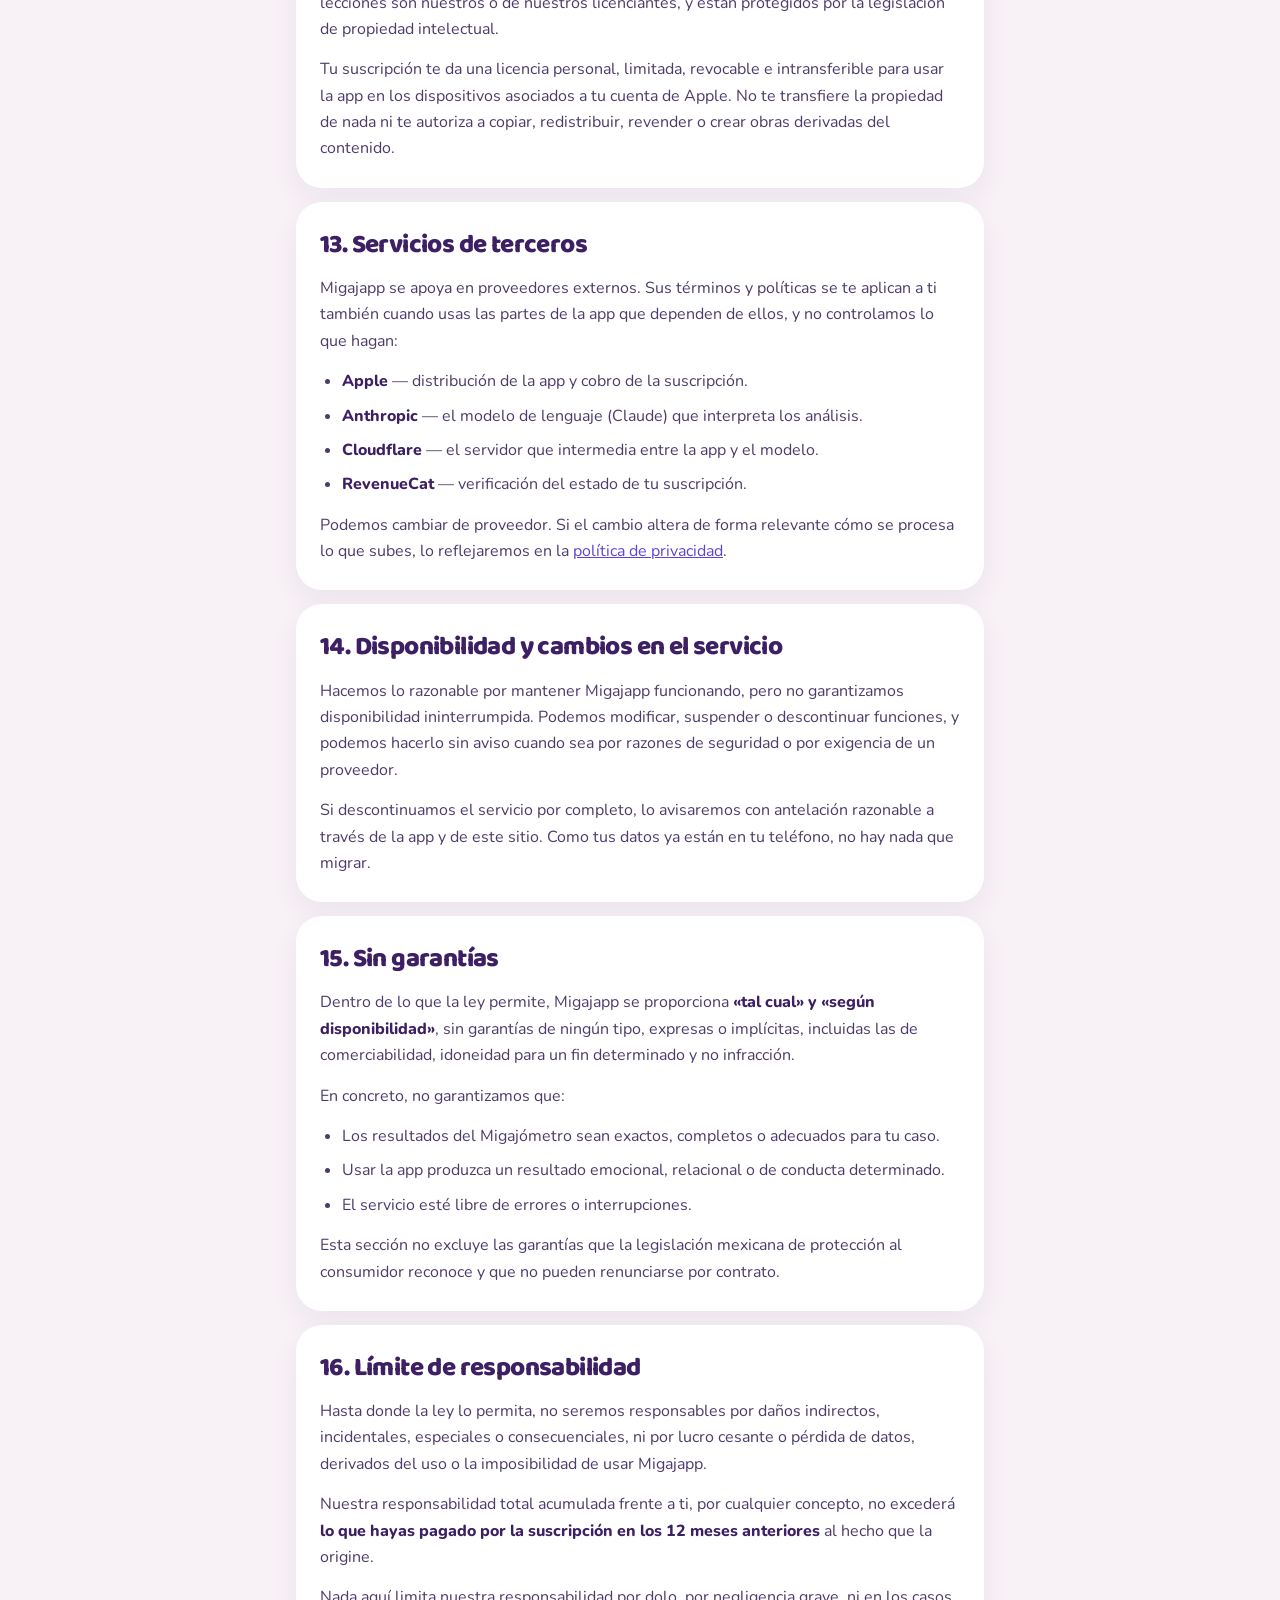
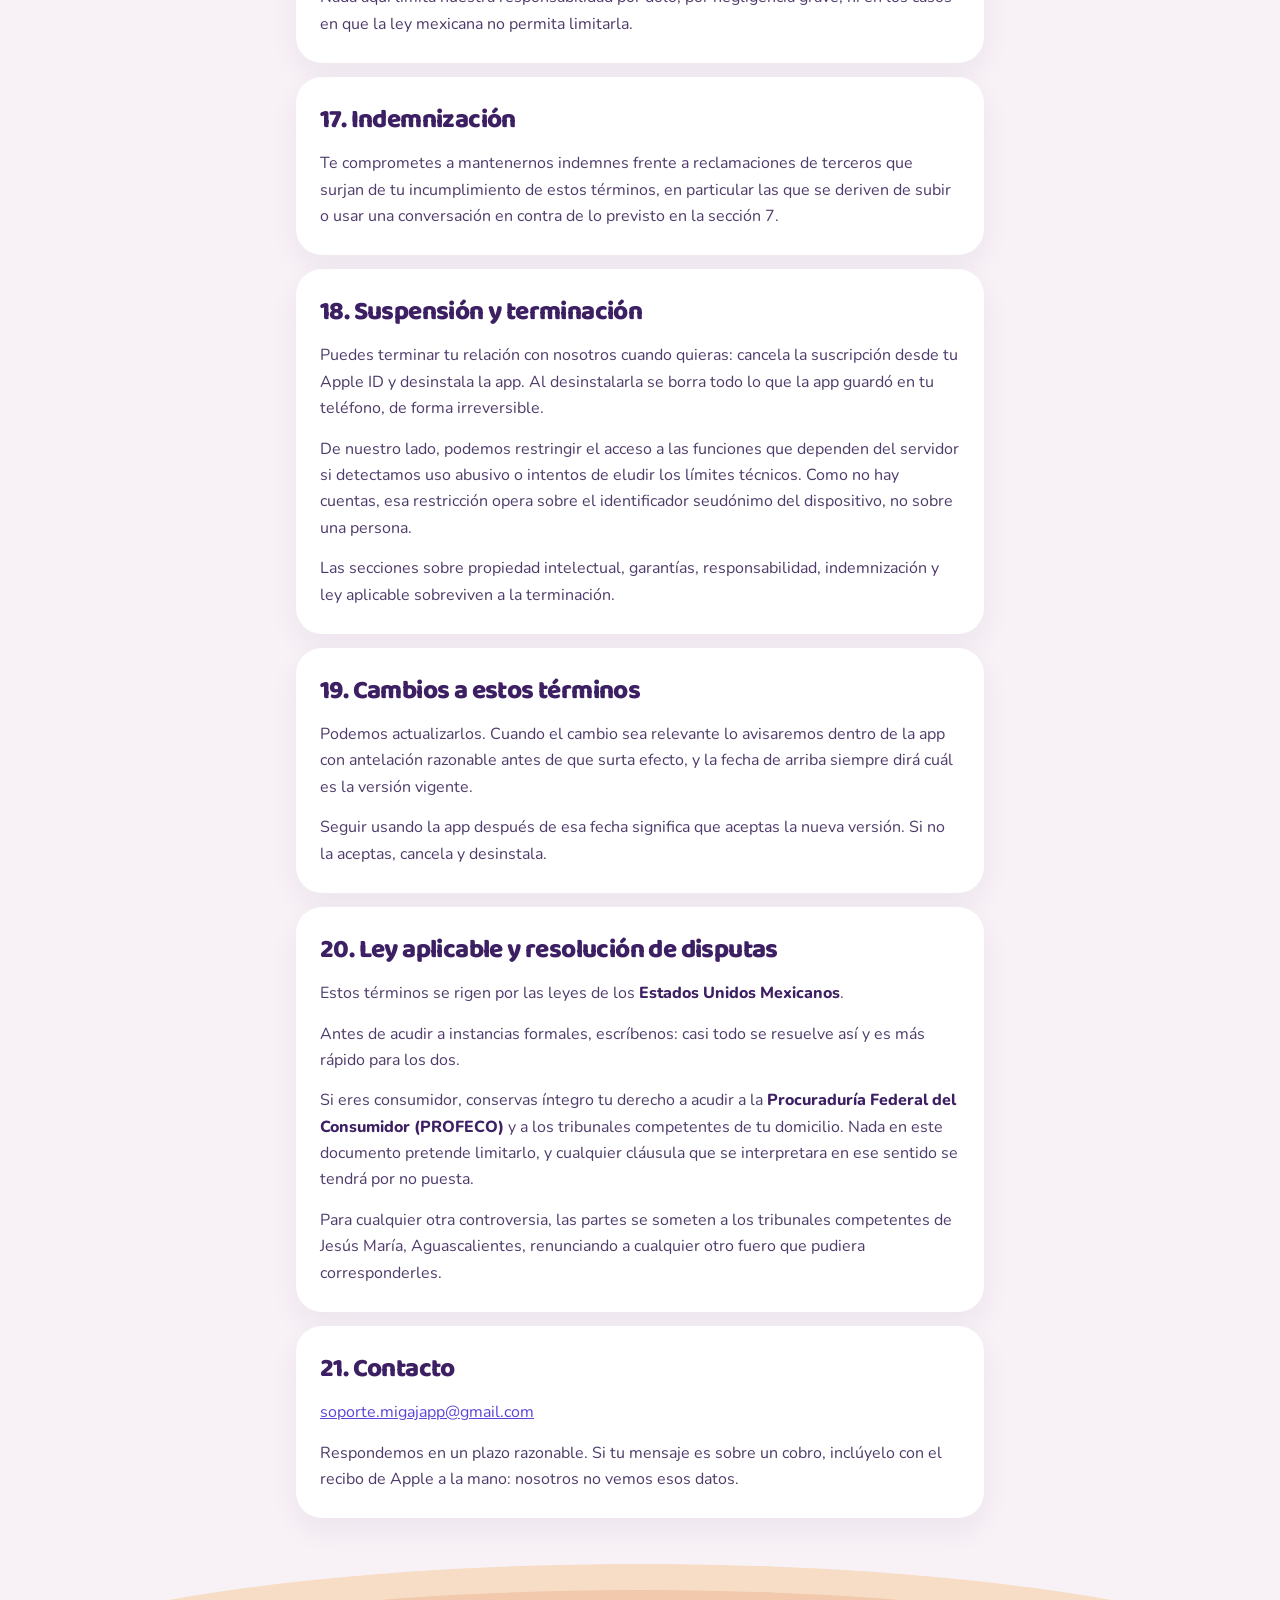
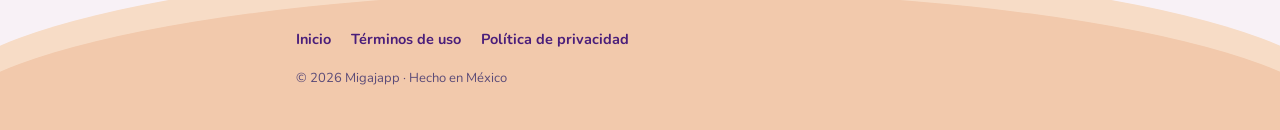
<file: terminos.html>
<!doctype html>
<html lang="es-MX">
<head>
<meta charset="utf-8">
<meta name="viewport" content="width=device-width, initial-scale=1">
<title>Términos de uso · Migajapp</title>
<meta name="description" content="Términos de uso de Migajapp: qué es la app, qué no es, cómo funciona la suscripción y qué pasa con lo que subes.">
<link rel="icon" href="icon.png">
<link rel="preconnect" href="https://fonts.googleapis.com">
<link rel="preconnect" href="https://fonts.gstatic.com" crossorigin>
<link href="https://fonts.googleapis.com/css2?family=Baloo+2:wght@700;800&family=Nunito:wght@400;600;700;800&display=swap" rel="stylesheet">
<link rel="stylesheet" href="styles.css">
</head>
<body>

<nav class="nav">
  <div class="wrap">
    <a class="brand" href="index.html">
      <img src="icon.png" alt="">
      <span>Migajapp</span>
    </a>
    <a class="link" href="terminos.html" aria-current="page">Términos</a>
    <a class="link" href="privacidad.html">Privacidad</a>
  </div>
</nav>

<main class="wrap">

  <header class="hero">
    <p class="eyebrow">Legal</p>
    <h1>Términos de uso</h1>
    <p class="lead">
      Lo que puedes esperar de Migajapp, lo que esperamos de ti, y las cosas que
      esta app no puede hacer por muy bien que funcione.
    </p>
    <p class="updated">
      Última actualización: 16 de octubre de 2026 ·
      Versión 1.0
    </p>
  </header>

  <nav class="card toc" aria-label="Índice">
    <ol>
      <li><a href="#aceptacion">Aceptación</a></li>
      <li><a href="#que-es">Qué es Migajapp</a></li>
      <li><a href="#no-es">Qué no es</a></li>
      <li><a href="#elegibilidad">Quién puede usarla</a></li>
      <li><a href="#sin-cuenta">Sin cuenta</a></li>
      <li><a href="#uso-aceptable">Uso aceptable</a></li>
      <li><a href="#conversaciones">Conversaciones de terceros</a></li>
      <li><a href="#tu-contenido">Tu contenido</a></li>
      <li><a href="#suscripcion">La suscripción</a></li>
      <li><a href="#migajometro">El Migajómetro y la IA</a></li>
      <li><a href="#limites">Límites de uso</a></li>
      <li><a href="#propiedad">Propiedad intelectual</a></li>
      <li><a href="#terceros">Servicios de terceros</a></li>
      <li><a href="#disponibilidad">Disponibilidad</a></li>
      <li><a href="#garantias">Garantías</a></li>
      <li><a href="#responsabilidad">Límite de responsabilidad</a></li>
      <li><a href="#indemnizacion">Indemnización</a></li>
      <li><a href="#terminacion">Terminación</a></li>
      <li><a href="#cambios">Cambios</a></li>
      <li><a href="#ley">Ley aplicable</a></li>
      <li><a href="#contacto">Contacto</a></li>
    </ol>
  </nav>

  <section class="card">
    <h2 id="aceptacion">1. Aceptación de estos términos</h2>
    <p>
      Migajapp es una aplicación móvil desarrollada y operada desde México por
      una persona física con actividad empresarial (en adelante, «nosotros»).
      Puedes escribirnos en cualquier momento a <a href="mailto:soporte.migajapp@gmail.com">soporte.migajapp@gmail.com</a>.
    </p>
    <p>
      Al descargar, instalar o usar Migajapp aceptas estos términos. Si no
      estás de acuerdo con alguno, la salida es sencilla: desinstala la app. No
      tenemos ninguna forma de retenerte, porque no tenemos ninguna cuenta tuya.
    </p>
  </section>

  <section class="card">
    <h2 id="que-es">2. Qué es Migajapp</h2>
    <p>
      Migajapp es una herramienta de acompañamiento y educación en español,
      para personas que quieren dejar de aceptar atención intermitente de
      alguien. Incluye:
    </p>
    <ul>
      <li>Un contador de días sin contactar a esa persona, con su propia mecánica de recaídas.</li>
      <li>Un camino de lecciones diarias breves.</li>
      <li>El <strong>Migajómetro</strong>, que lee una conversación tuya y devuelve métricas sobre ella.</li>
      <li>Un diario privado.</li>
      <li>Un modo de urgencia para los momentos difíciles.</li>
    </ul>
  </section>

  <section class="card orange">
    <h2 id="no-es">3. Qué no es</h2>
    <p>
      Esto es lo más importante de todo el documento, así que va temprano y sin
      rodeos.
    </p>
    <p>
      <strong>Migajapp no es atención psicológica, psiquiátrica ni médica.</strong>
      No diagnostica, no trata ninguna condición y no sustituye a un
      profesional. Nada de lo que la app diga es una indicación clínica.
    </p>
    <p>
      <strong>Migajapp no es un servicio de emergencia.</strong> No hay nadie
      del otro lado. Si estás en crisis, si piensas en hacerte daño o si tu
      seguridad está en riesgo, contacta a los servicios de emergencia de tu
      país o a un profesional de la salud mental.
    </p>
    <p>
      <strong>Migajapp no da consejo legal.</strong> Lo que el Migajómetro
      produce no es un peritaje, no es prueba de nada y no está pensado para
      usarse en un procedimiento legal ni para tomar decisiones sobre la
      seguridad de nadie.
    </p>
  </section>

  <section class="card">
    <h2 id="elegibilidad">4. Quién puede usarla</h2>
    <p>
      Necesitas tener al menos <strong>16 años</strong>. Si tienes entre 16 y 17
      necesitas además el permiso de quien ejerza tu patria potestad o tutela, y
      al usar la app declaras que lo tienes.
    </p>
    <p>
      Por el contenido que trata y por la información de terceros que puede
      llegar a procesar, no está pensada para menores de 16 años. Ten presente
      que la app <strong>no verifica tu edad</strong>: confiamos en lo que
      declaras aquí.
    </p>
  </section>

  <section class="card">
    <h2 id="sin-cuenta">5. No hay cuenta</h2>
    <p>
      Migajapp no te pide correo, teléfono ni contraseña, y no crea ninguna
      cuenta. Todo lo que generas —tu racha, tus migajas, tu diario, tu avance
      en las lecciones y tus análisis— vive únicamente en tu teléfono.
    </p>
    <p>De eso se siguen tres consecuencias que conviene entender antes que después:</p>
    <ul>
      <li><strong>No hay respaldo.</strong> Si pierdes el teléfono, lo restableces o desinstalas la app, esos datos se van contigo y no podemos recuperarlos, porque nunca los tuvimos.</li>
      <li><strong>No hay forma de transferirlos</strong> a otro dispositivo.</li>
      <li><strong>Quien tenga tu teléfono desbloqueado tiene tu diario.</strong> Protegerlo es parte de protegerlo a él.</li>
    </ul>
    <p>
      Para verificar tu suscripción, la app envía a nuestro servidor un
      identificador seudónimo derivado de la fecha en que empezaste. No contiene
      tu nombre ni tu correo, y no nos permite identificarte.
    </p>
  </section>

  <section class="card">
    <h2 id="uso-aceptable">6. Uso aceptable</h2>
    <p>Al usar Migajapp te comprometes a no:</p>
    <ul>
      <li>Usarla para vigilar, acosar, perseguir o intimidar a nadie.</li>
      <li>Subir conversaciones de las que no formes parte.</li>
      <li>Presentar sus resultados como dictamen profesional, pericial o clínico.</li>
      <li>Intentar eludir el límite de análisis, la verificación de suscripción o cualquier otra restricción técnica.</li>
      <li>Descompilar, extraer o reutilizar el contenido de las lecciones fuera de la app.</li>
      <li>Usarla de cualquier forma que infrinja la ley aplicable o los derechos de un tercero.</li>
    </ul>
  </section>

  <section class="card gold">
    <h2 id="conversaciones">7. Conversaciones de terceros</h2>
    <p>
      Cuando analizas un chat, ese chat contiene mensajes de otra persona que no
      está usando esta app y que no ha aceptado estos términos. Esa asimetría es
      real y la tratamos en serio.
    </p>
    <p>Al subir una conversación declaras que:</p>
    <ul>
      <li>Eres uno de los participantes.</li>
      <li>Obtuviste el contenido legítimamente, desde tu propio dispositivo o cuenta.</li>
      <li>La usas para entender tu propia situación, y no para exponer, presionar ni perjudicar a la otra persona.</li>
      <li>Cumples la ley de tu país sobre comunicaciones privadas, que en algunos lugares limita lo que puedes hacer con un mensaje aunque lo hayas recibido tú.</li>
    </ul>
    <p>
      Si subes una conversación de la que no formas parte, o la usas contra
      alguien, la responsabilidad es enteramente tuya.
    </p>
  </section>

  <section class="card">
    <h2 id="tu-contenido">8. Tu contenido</h2>
    <p>
      Lo que escribes en el diario, tu motivo y las conversaciones que importas
      <strong>siguen siendo tuyos</strong>. No adquirimos ningún derecho sobre
      ellos, no los usamos para entrenar modelos y no los usamos para nada
      distinto de prestarte el servicio.
    </p>
    <p>
      La licencia que nos das es la mínima que hace falta para que la app
      funcione, y es distinta según lo que hagas:
    </p>
    <h3>Diario, motivo, racha, lecciones</h3>
    <p>
      No nos das ninguna licencia, porque nada de eso sale de tu teléfono. No lo
      vemos nunca.
    </p>
    <h3>Análisis de un chat exportado</h3>
    <p>
      Nos autorizas a transmitir y procesar, solo durante el análisis, un
      extracto acotado: métricas agregadas y <strong>hasta 40 mensajes</strong>
      seleccionados por la app. Los nombres de los participantes se sustituyen
      antes de enviarse. La conversación completa nunca sale de tu teléfono.
    </p>
    <h3>Análisis de una captura de pantalla</h3>
    <p>
      Aquí el alcance es mayor y conviene decirlo claro: para leerla,
      <strong>la imagen completa se transmite</strong> a nuestro servidor y de
      ahí al proveedor del modelo. Si la captura contiene algo que no quieres
      mandar, recórtala antes.
    </p>
    <p>
      En ambos casos el procesamiento es momentáneo. Nuestro servidor no
      almacena ni la conversación, ni la imagen, ni el resultado. El análisis
      terminado se guarda en tu teléfono, y puedes borrarlo desde el
      Migajómetro.
    </p>
  </section>

  <section class="card">
    <h2 id="suscripcion">9. La suscripción</h2>
    <p>
      El acceso completo a Migajapp requiere una suscripción de pago. No hay
      periodo de prueba gratuito.
    </p>
    <h3>Planes y precios</h3>
    <ul>
      <li><strong>Mensual:</strong> se renueva cada mes.</li>
      <li><strong>Anual:</strong> se renueva cada año, más barato por mes que el plan mensual.</li>
    </ul>
    <p>
      El precio depende de tu región y de los impuestos que apliquen, y lo fija
      Apple a partir de sus escalones. La app te muestra siempre el importe
      exacto y la moneda antes de que confirmes, y ese importe es el que manda.
    </p>
    <h3>Cobro y renovación</h3>
    <p>
      El cobro lo realiza <strong>Apple</strong> a través de tu cuenta de Apple,
      no nosotros. La suscripción se renueva automáticamente al final de cada
      periodo salvo que la canceles al menos 24 horas antes, y el importe se
      carga dentro de las 24 horas previas a la renovación.
    </p>
    <h3>Cancelación</h3>
    <p>
      Se cancela desde los ajustes de tu Apple ID, en cualquier momento, o
      desde Ajustes → Tu suscripción dentro de la app, que te lleva al mismo
      sitio. Cancelar detiene las renovaciones futuras; el acceso continúa
      hasta que termina el periodo ya pagado. Desinstalar la app no cancela la
      suscripción.
    </p>
    <h3>Reembolsos</h3>
    <p>
      Los reembolsos de compras hechas en la App Store los gestiona Apple según
      sus propias políticas. Nosotros no procesamos cobros y por tanto no
      podemos emitir reembolsos directamente; puedes solicitarlos en
      <a href="https://reportaproblem.apple.com" target="_blank" rel="noopener">reportaproblem.apple.com</a>.
      Esto no afecta los derechos que la ley mexicana te reconoce como
      consumidor.
    </p>
    <h3>Cambios de precio</h3>
    <p>
      Si cambiamos el precio de una suscripción activa, te lo avisaremos con
      antelación por los medios que Apple provee, y el cambio solo se aplica
      tras tu consentimiento en los términos que Apple exija. Siempre puedes
      cancelar antes de que surta efecto.
    </p>
  </section>

  <section class="card">
    <h2 id="migajometro">10. El Migajómetro y la lectura automatizada</h2>
    <p>El Migajómetro trabaja en dos capas, y sus límites son distintos.</p>
    <h3>Los números</h3>
    <p>
      Se calculan en tu teléfono contando lo que se puede contar: quién escribió
      primero, cuánto tardó cada quien en responder, cuántos mensajes seguidos
      mandó cada uno, cuánto texto escribió cada quien. Son aritmética sobre lo
      que hay en el archivo, y son deterministas: el mismo chat da el mismo
      resultado.
    </p>
    <h3>La lectura</h3>
    <p>
      La interpretación en palabras la produce un <strong>modelo de lenguaje de
      terceros</strong> (actualmente Claude, de Anthropic). Esto implica lo
      siguiente, y aceptarlo es parte de usar la función:
    </p>
    <ul>
      <li>Es <strong>probabilística</strong>. Puede equivocarse, malinterpretar el tono o inventar un matiz que no está.</li>
      <li>No es un juicio sobre ninguna persona. Describe conducta observable en un archivo, no rasgos de nadie.</li>
      <li>Trabaja con un extracto, no con toda la conversación, y por tanto con contexto incompleto.</li>
      <li>No puede leer intención, ni lo que pasó fuera del chat, ni lo que nadie escribió.</li>
      <li>Puede dejar de estar disponible si el proveedor cambia, falla o se retira. En ese caso los números locales siguen funcionando.</li>
    </ul>
    <p>
      <strong>Las decisiones que tomes sobre tu vida y tus relaciones son
      tuyas.</strong> Esta app te da una lectura, no un veredicto, y nunca te
      dirá qué hacer con una relación.
    </p>
  </section>

  <section class="card">
    <h2 id="limites">11. Límites de uso</h2>
    <p>
      Para que el servicio sea sostenible y no se pueda abusar de él, la app
      aplica estos límites, que podemos ajustar:
    </p>
    <ul>
      <li><strong>5 análisis por día</strong> por usuario.</li>
      <li>Archivos de conversación de hasta <strong>5 MB</strong>.</li>
      <li>Solo conversaciones de dos personas. Los chats de grupo se rechazan.</li>
      <li>Actualmente solo exportaciones de WhatsApp y capturas de pantalla.</li>
    </ul>
    <p>
      Al pasarte del límite diario la función se pausa hasta el día siguiente.
      No es una sanción y no afecta nada más de la app.
    </p>
  </section>

  <section class="card">
    <h2 id="propiedad">12. Propiedad intelectual</h2>
    <p>
      La app, su código, su diseño, sus ilustraciones, su marca y el contenido
      de las 105 lecciones son nuestros o de nuestros licenciantes, y están
      protegidos por la legislación de propiedad intelectual.
    </p>
    <p>
      Tu suscripción te da una licencia personal, limitada, revocable e
      intransferible para usar la app en los dispositivos asociados a tu cuenta
      de Apple. No te transfiere la propiedad de nada ni te autoriza a copiar,
      redistribuir, revender o crear obras derivadas del contenido.
    </p>
  </section>

  <section class="card">
    <h2 id="terceros">13. Servicios de terceros</h2>
    <p>
      Migajapp se apoya en proveedores externos. Sus términos y políticas se te
      aplican a ti también cuando usas las partes de la app que dependen de
      ellos, y no controlamos lo que hagan:
    </p>
    <ul>
      <li><strong>Apple</strong> — distribución de la app y cobro de la suscripción.</li>
      <li><strong>Anthropic</strong> — el modelo de lenguaje (Claude) que interpreta los análisis.</li>
      <li><strong>Cloudflare</strong> — el servidor que intermedia entre la app y el modelo.</li>
      <li><strong>RevenueCat</strong> — verificación del estado de tu suscripción.</li>
    </ul>
    <p>
      Podemos cambiar de proveedor. Si el cambio altera de forma relevante cómo
      se procesa lo que subes, lo reflejaremos en la
      <a href="privacidad.html">política de privacidad</a>.
    </p>
  </section>

  <section class="card">
    <h2 id="disponibilidad">14. Disponibilidad y cambios en el servicio</h2>
    <p>
      Hacemos lo razonable por mantener Migajapp funcionando, pero no
      garantizamos disponibilidad ininterrumpida. Podemos modificar, suspender o
      descontinuar funciones, y podemos hacerlo sin aviso cuando sea por razones
      de seguridad o por exigencia de un proveedor.
    </p>
    <p>
      Si descontinuamos el servicio por completo, lo avisaremos con antelación
      razonable a través de la app y de este sitio. Como tus datos ya están en
      tu teléfono, no hay nada que migrar.
    </p>
  </section>

  <section class="card">
    <h2 id="garantias">15. Sin garantías</h2>
    <p>
      Dentro de lo que la ley permite, Migajapp se proporciona
      <strong>«tal cual» y «según disponibilidad»</strong>, sin garantías de
      ningún tipo, expresas o implícitas, incluidas las de comerciabilidad,
      idoneidad para un fin determinado y no infracción.
    </p>
    <p>En concreto, no garantizamos que:</p>
    <ul>
      <li>Los resultados del Migajómetro sean exactos, completos o adecuados para tu caso.</li>
      <li>Usar la app produzca un resultado emocional, relacional o de conducta determinado.</li>
      <li>El servicio esté libre de errores o interrupciones.</li>
    </ul>
    <p>
      Esta sección no excluye las garantías que la legislación mexicana de
      protección al consumidor reconoce y que no pueden renunciarse por
      contrato.
    </p>
  </section>

  <section class="card">
    <h2 id="responsabilidad">16. Límite de responsabilidad</h2>
    <p>
      Hasta donde la ley lo permita, no seremos responsables por daños
      indirectos, incidentales, especiales o consecuenciales, ni por lucro
      cesante o pérdida de datos, derivados del uso o la imposibilidad de usar
      Migajapp.
    </p>
    <p>
      Nuestra responsabilidad total acumulada frente a ti, por cualquier
      concepto, no excederá
      <strong>lo que hayas pagado por la suscripción en los 12 meses
      anteriores</strong> al hecho que la origine.
    </p>
    <p>
      Nada aquí limita nuestra responsabilidad por dolo, por negligencia grave,
      ni en los casos en que la ley mexicana no permita limitarla.
    </p>
  </section>

  <section class="card">
    <h2 id="indemnizacion">17. Indemnización</h2>
    <p>
      Te comprometes a mantenernos indemnes frente a reclamaciones de terceros
      que surjan de tu incumplimiento de estos términos, en particular las que
      se deriven de subir o usar una conversación en contra de lo previsto en la
      sección 7.
    </p>
  </section>

  <section class="card">
    <h2 id="terminacion">18. Suspensión y terminación</h2>
    <p>
      Puedes terminar tu relación con nosotros cuando quieras: cancela la
      suscripción desde tu Apple ID y desinstala la app. Al desinstalarla se
      borra todo lo que la app guardó en tu teléfono, de forma irreversible.
    </p>
    <p>
      De nuestro lado, podemos restringir el acceso a las funciones que dependen
      del servidor si detectamos uso abusivo o intentos de eludir los límites
      técnicos. Como no hay cuentas, esa restricción opera sobre el
      identificador seudónimo del dispositivo, no sobre una persona.
    </p>
    <p>
      Las secciones sobre propiedad intelectual, garantías, responsabilidad,
      indemnización y ley aplicable sobreviven a la terminación.
    </p>
  </section>

  <section class="card">
    <h2 id="cambios">19. Cambios a estos términos</h2>
    <p>
      Podemos actualizarlos. Cuando el cambio sea relevante lo avisaremos dentro
      de la app con antelación razonable antes de que surta efecto, y la fecha
      de arriba siempre dirá cuál es la versión vigente.
    </p>
    <p>
      Seguir usando la app después de esa fecha significa que aceptas la nueva
      versión. Si no la aceptas, cancela y desinstala.
    </p>
  </section>

  <section class="card">
    <h2 id="ley">20. Ley aplicable y resolución de disputas</h2>
    <p>
      Estos términos se rigen por las leyes de los
      <strong>Estados Unidos Mexicanos</strong>.
    </p>
    <p>
      Antes de acudir a instancias formales, escríbenos: casi todo se resuelve
      así y es más rápido para los dos.
    </p>
    <p>
      Si eres consumidor, conservas íntegro tu derecho a acudir a la
      <strong>Procuraduría Federal del Consumidor (PROFECO)</strong> y a los
      tribunales competentes de tu domicilio. Nada en este documento pretende
      limitarlo, y cualquier cláusula que se interpretara en ese sentido se
      tendrá por no puesta.
    </p>
    <p>
      Para cualquier otra controversia, las partes se someten a los tribunales
      competentes de Jesús María, Aguascalientes, renunciando a
      cualquier otro fuero que pudiera corresponderles.
    </p>
  </section>

  <section class="card">
    <h2 id="contacto">21. Contacto</h2>
    <p>
      <a href="mailto:soporte.migajapp@gmail.com">soporte.migajapp@gmail.com</a>
    </p>
    <p>
      Respondemos en un plazo razonable. Si tu mensaje es sobre un cobro,
      inclúyelo con el recibo de Apple a la mano: nosotros no vemos esos datos.
    </p>
  </section>

</main>

<footer class="footer">
  <div class="wrap">
    <a href="index.html">Inicio</a>
    <a href="terminos.html">Términos de uso</a>
    <a href="privacidad.html">Política de privacidad</a>
    <p class="copy">© 2026 Migajapp · Hecho en México</p>
  </div>
</footer>

</body>
</html>
</file>
<file: styles.css>
/*
 * Migajapp on the web.
 *
 * The palette and type are the app's, copied from src/theme/tokens.ts so the
 * two surfaces read as one product: Baloo 2 for display, Nunito for body,
 * purple for anything you act on, gold for value, orange for urgency.
 *
 * Line heights are generous on purpose. Baloo 2 also carries Devanagari and
 * declares a line box a third taller than its Latin letters use; browsers do
 * not clip the way iOS does, but the same numbers keep both surfaces matched.
 */

:root {
  --bg: #f8f1f6;
  --card: #ffffff;
  --wave-1: #f7dcc6;
  --wave-2: #f2c9ac;

  --purple: #6c56e0;
  --purple-deep: #4a34b8;
  --purple-text: #5b45d6;

  --ink: #3d1f63;
  --ink-strong: #4a1e7a;
  --text: #4e3b6b;
  --text-soft: #5b4b78;
  --eyebrow: #6f5490;
  --faint: #8b7c9c;

  --lavender: #f3efff;
  --border: #f0e3f2;
  --divider: #f2eaf4;

  --gold: #f2b33d;
  --gold-title: #c2790b;
  --gold-soft: #fdf6e9;
  --gold-border: #f0dcb4;

  --orange: #e2703a;
  --orange-ink: #9c4413;
  --orange-soft: #fbeae0;

  --display: 'Baloo 2', system-ui, sans-serif;
  --body: 'Nunito', system-ui, sans-serif;

  --radius: 26px;
  --gutter: 16px;
  --max: 720px;
}

*,
*::before,
*::after { box-sizing: border-box; }

html { -webkit-text-size-adjust: 100%; }

body {
  margin: 0;
  background: var(--bg);
  color: var(--text);
  font-family: var(--body);
  font-size: 16px;
  line-height: 1.65;
  overflow-x: hidden;
}

.wrap {
  max-width: var(--max);
  margin: 0 auto;
  padding: 0 var(--gutter);
}

/* ------------------------------------------------------------------ nav */

.nav {
  position: sticky;
  top: 0;
  z-index: 10;
  background: rgba(248, 241, 246, 0.92);
  backdrop-filter: blur(10px);
  border-bottom: 1px solid var(--border);
}

.nav .wrap {
  display: flex;
  align-items: center;
  gap: 16px;
  min-height: 68px;
  flex-wrap: wrap;
}

.brand {
  display: flex;
  align-items: center;
  gap: 10px;
  margin-right: auto;
  text-decoration: none;
}

.brand img {
  width: 34px;
  height: 34px;
  border-radius: 9px;
  display: block;
}

.brand span {
  font-family: var(--display);
  font-weight: 800;
  font-size: 22px;
  line-height: 1.6;
  color: var(--ink-strong);
  letter-spacing: -0.4px;
}

.nav a.link {
  font-weight: 700;
  font-size: 14.5px;
  color: var(--purple-text);
  text-decoration: none;
  padding: 6px 2px;
  border-bottom: 2px solid transparent;
}

.nav a.link:hover,
.nav a.link:focus-visible { border-bottom-color: var(--purple); }

.nav a.link[aria-current='page'] {
  color: var(--ink-strong);
  border-bottom-color: var(--purple);
}

/* ---------------------------------------------------------------- hero */

.hero { padding: 54px 0 34px; }

.eyebrow {
  font-family: var(--body);
  font-weight: 800;
  font-size: 11.5px;
  letter-spacing: 1.7px;
  text-transform: uppercase;
  color: var(--eyebrow);
  margin: 0 0 10px;
}

h1 {
  font-family: var(--display);
  font-weight: 800;
  font-size: clamp(34px, 7vw, 52px);
  line-height: 1.22;
  letter-spacing: -1.4px;
  color: var(--ink-strong);
  margin: 0 0 14px;
}

.lead {
  font-size: 18px;
  line-height: 1.6;
  color: var(--text-soft);
  margin: 0 0 8px;
  max-width: 54ch;
}

.updated {
  font-size: 13.5px;
  color: var(--faint);
  margin: 18px 0 0;
}

/* --------------------------------------------------------------- cards */

.card {
  background: var(--card);
  border-radius: var(--radius);
  padding: 26px 24px;
  margin: 0 0 14px;
  box-shadow: 0 12px 30px rgba(61, 31, 99, 0.06);
}

.card.gold {
  background: var(--gold-soft);
  border: 2px solid var(--gold-border);
  box-shadow: none;
}

.card.orange {
  background: var(--orange-soft);
  border: 2px solid var(--orange);
  box-shadow: none;
}

.card.orange h2,
.card.orange h3 { color: var(--orange-ink); }

.card.gold h2 { color: var(--gold-title); }

/* ---------------------------------------------------------- typography */

h2 {
  font-family: var(--display);
  font-weight: 800;
  font-size: 26px;
  line-height: 1.35;
  letter-spacing: -0.6px;
  color: var(--ink);
  margin: 0 0 12px;
  scroll-margin-top: 84px;
}

h3 {
  font-family: var(--body);
  font-weight: 800;
  font-size: 16px;
  line-height: 1.5;
  color: var(--ink);
  margin: 22px 0 6px;
}

h3:first-of-type { margin-top: 0; }

p { margin: 0 0 14px; }
p:last-child { margin-bottom: 0; }

ul, ol {
  margin: 0 0 14px;
  padding-left: 22px;
}

li { margin-bottom: 8px; }
li:last-child { margin-bottom: 0; }

strong { color: var(--ink); font-weight: 800; }

a { color: var(--purple-text); }
a:hover { color: var(--purple-deep); }

code {
  font-family: ui-monospace, SFMono-Regular, Menlo, monospace;
  font-size: 0.9em;
  background: var(--lavender);
  padding: 1px 6px;
  border-radius: 6px;
  color: var(--purple-deep);
}

/* Anything still to be confirmed by a lawyer, visible at a glance. */
.todo {
  background: #fff3cd;
  border-bottom: 2px solid var(--gold);
  padding: 0 5px;
  border-radius: 4px;
  font-weight: 700;
  color: #6b4a06;
}

/* --------------------------------------------------------------- index */

.toc { margin: 0 0 22px; }

.toc ol {
  columns: 2;
  column-gap: 26px;
  padding-left: 20px;
  margin: 0;
}

.toc li { break-inside: avoid; margin-bottom: 6px; }

.toc a {
  text-decoration: none;
  font-weight: 600;
  font-size: 15px;
}

.toc a:hover { text-decoration: underline; }

@media (max-width: 560px) {
  .toc ol { columns: 1; }
}

/* ------------------------------------------------------------- landing */

.pills {
  display: flex;
  flex-wrap: wrap;
  gap: 10px;
  margin: 22px 0 0;
}

.pill {
  display: inline-flex;
  align-items: center;
  gap: 8px;
  background: linear-gradient(180deg, #fcefc8, #f6dca0);
  border: 3px solid #c9922b;
  border-radius: 999px;
  padding: 7px 16px;
  font-family: var(--display);
  font-weight: 800;
  font-size: 16px;
  line-height: 1.6;
  color: #5b3a1e;
}

.features {
  display: grid;
  gap: 14px;
  grid-template-columns: repeat(auto-fit, minmax(230px, 1fr));
  margin: 0 0 14px;
}

.features .card { margin: 0; }

.features h3 { margin-top: 0; }

/* -------------------------------------------------------------- footer */

.footer {
  position: relative;
  margin-top: 46px;
  padding: 64px 0 34px;
}

/* The two peach bands from the bottom of every screen in the app. */
.footer::before,
.footer::after {
  content: '';
  position: absolute;
  left: -5vw;
  right: -5vw;
  height: 140px;
  top: 0;
  border-radius: 50% 50% 0 0 / 100% 100% 0 0;
  z-index: -1;
}

.footer::before { background: var(--wave-1); top: 0; }
.footer::after { background: var(--wave-2); top: 26px; }

.footer .wrap {
  position: relative;
  display: flex;
  flex-wrap: wrap;
  align-items: center;
  gap: 8px 20px;
}

.footer a {
  font-weight: 700;
  font-size: 14.5px;
  color: var(--ink-strong);
  text-decoration: none;
  border-bottom: 2px solid transparent;
}

.footer a:hover { border-bottom-color: var(--ink-strong); }

.footer .copy {
  width: 100%;
  font-size: 13px;
  color: var(--text-soft);
  margin: 6px 0 0;
}

@media (max-width: 480px) {
  .nav .wrap { min-height: 60px; gap: 12px; }
  .brand span { font-size: 19px; }
  .nav a.link { font-size: 13.5px; }
  .card { padding: 22px 18px; }
  h2 { font-size: 23px; }
}
</file>
